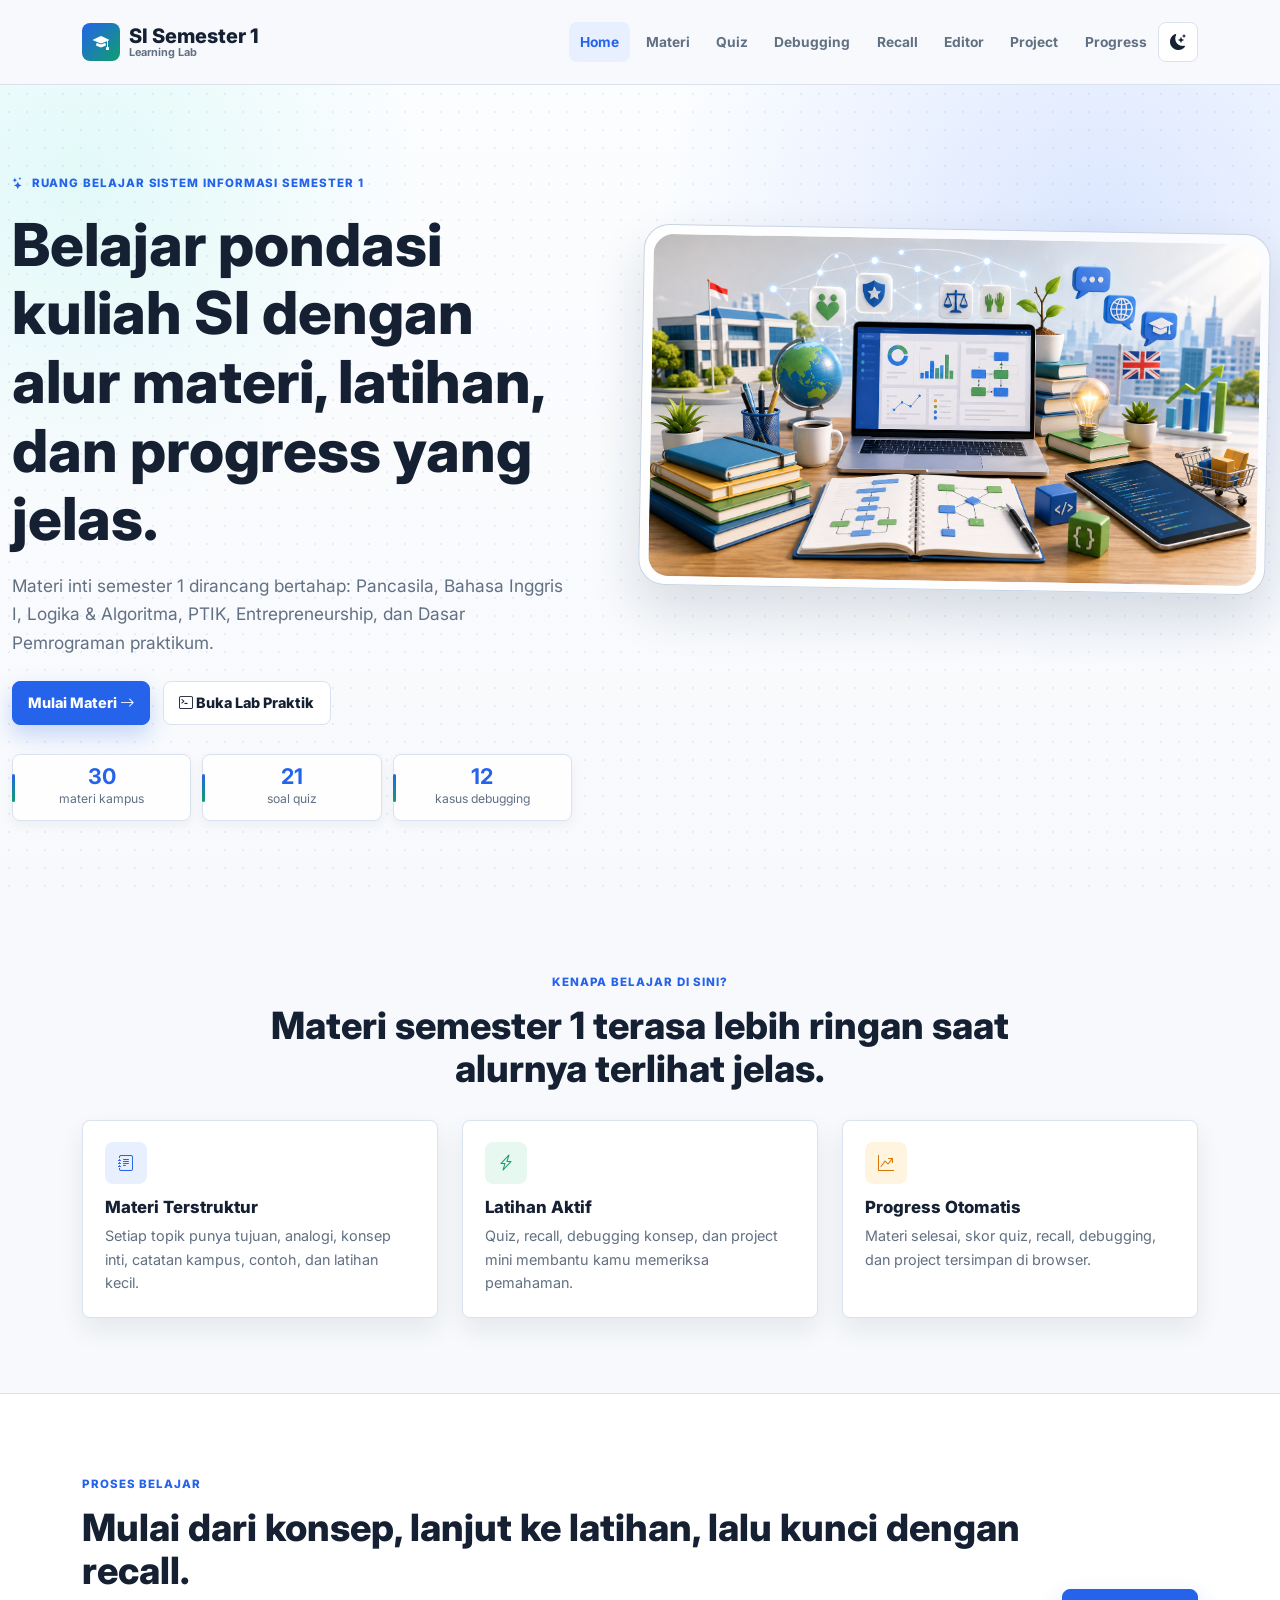
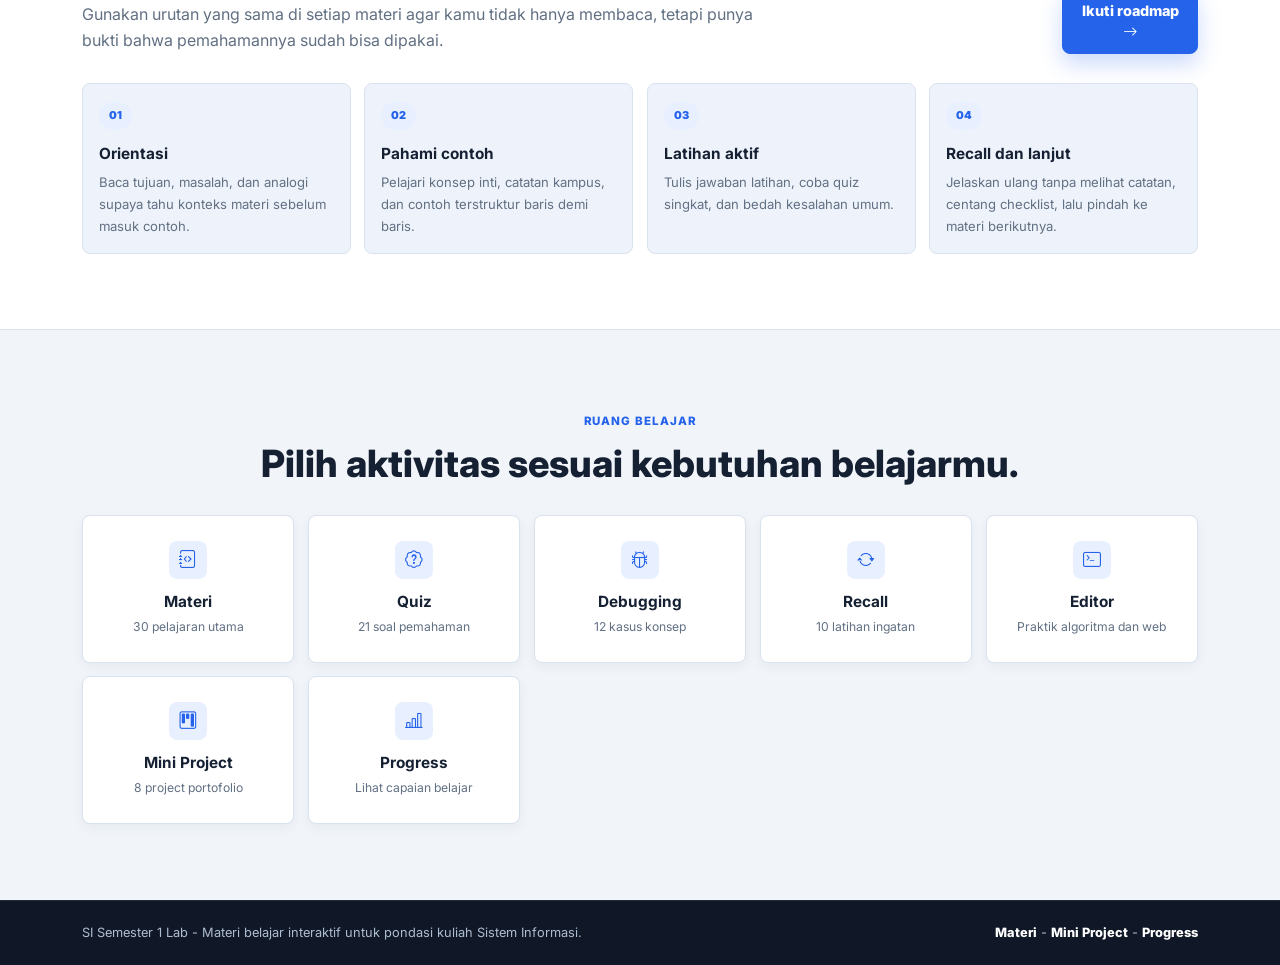
<file: index.html>
<!DOCTYPE html>
<html lang="id">
  <head>
    <meta charset="UTF-8" />
    <meta name="viewport" content="width=device-width, initial-scale=1.0" />
    <meta
      name="description"
      content="SI Semester 1 Lab adalah website belajar interaktif untuk mahasiswa Sistem Informasi semester 1."
    />
    <title>SI Semester 1 Lab</title>
    <link rel="preconnect" href="https://fonts.googleapis.com" />
    <link rel="preconnect" href="https://fonts.gstatic.com" crossorigin />
    <link
      href="https://fonts.googleapis.com/css2?family=Inter:wght@400;500;600;700;800&family=JetBrains+Mono:wght@400;500;600&display=swap"
      rel="stylesheet"
    />
    <link href="https://cdn.jsdelivr.net/npm/bootstrap@5.3.3/dist/css/bootstrap.min.css" rel="stylesheet" />
    <link href="https://cdn.jsdelivr.net/npm/bootstrap-icons@1.11.3/font/bootstrap-icons.min.css" rel="stylesheet" />
    <link rel="stylesheet" href="assets/css/style.css" />
  </head>
  <body data-page="home">
    <div id="appNav"></div>

    <main>
      <section class="home-hero" id="home">
        <div class="hero-overlay"></div>
        <div class="container hero-content">
          <div class="hero-copy-block">
            <span class="eyebrow inverse"><i class="bi bi-stars"></i> Ruang belajar Sistem Informasi semester 1</span>
            <h1>Belajar pondasi kuliah SI dengan alur materi, latihan, dan progress yang jelas.</h1>
            <p>
              Materi inti semester 1 dirancang bertahap: Pancasila, Bahasa Inggris I, Logika & Algoritma, PTIK,
              Entrepreneurship, dan Dasar Pemrograman praktikum.
            </p>
            <div class="hero-actions">
              <a class="btn btn-primary btn-lg" href="materi.html">Mulai Materi <i class="bi bi-arrow-right"></i></a>
              <a class="btn btn-light btn-lg" href="editor.html"><i class="bi bi-terminal"></i> Buka Lab Praktik</a>
            </div>
            <div class="hero-metrics" aria-label="Ringkasan isi belajar">
              <span><strong>30</strong> materi kampus</span>
              <span><strong>21</strong> soal quiz</span>
              <span><strong>12</strong> kasus debugging</span>
            </div>
          </div>
          <div class="hero-visual-card">
            <img
              src="assets/images/si-semester-hero.png"
              alt="Ilustrasi ruang belajar digital Sistem Informasi dengan laptop, catatan algoritma, dan dashboard data"
            />
          </div>
        </div>
      </section>

      <section class="section-block">
        <div class="container">
          <div class="section-heading centered-heading">
            <span class="eyebrow">Kenapa belajar di sini?</span>
            <h2>Materi semester 1 terasa lebih ringan saat alurnya terlihat jelas.</h2>
          </div>
          <div class="row g-3 g-lg-4">
            <div class="col-md-4">
              <article class="feature-card h-100">
                <span class="feature-icon blue"><i class="bi bi-journal-text"></i></span>
                <h3>Materi Terstruktur</h3>
                <p>Setiap topik punya tujuan, analogi, konsep inti, catatan kampus, contoh, dan latihan kecil.</p>
              </article>
            </div>
            <div class="col-md-4">
              <article class="feature-card h-100">
                <span class="feature-icon green"><i class="bi bi-lightning-charge"></i></span>
                <h3>Latihan Aktif</h3>
                <p>Quiz, recall, debugging konsep, dan project mini membantu kamu memeriksa pemahaman.</p>
              </article>
            </div>
            <div class="col-md-4">
              <article class="feature-card h-100">
                <span class="feature-icon amber"><i class="bi bi-graph-up-arrow"></i></span>
                <h3>Progress Otomatis</h3>
                <p>Materi selesai, skor quiz, recall, debugging, dan project tersimpan di browser.</p>
              </article>
            </div>
          </div>
        </div>
      </section>

      <section class="section-block learning-flow-section">
        <div class="container">
          <div class="section-heading heading-row">
            <div>
              <span class="eyebrow">Proses belajar</span>
              <h2>Mulai dari konsep, lanjut ke latihan, lalu kunci dengan recall.</h2>
              <p>
                Gunakan urutan yang sama di setiap materi agar kamu tidak hanya membaca, tetapi punya bukti bahwa
                pemahamannya sudah bisa dipakai.
              </p>
            </div>
            <a class="btn btn-primary" href="materi.html#materi">Ikuti roadmap <i class="bi bi-arrow-right"></i></a>
          </div>
          <div class="learning-flow-grid">
            <article class="learning-flow-item">
              <span>01</span>
              <strong>Orientasi</strong>
              <p>Baca tujuan, masalah, dan analogi supaya tahu konteks materi sebelum masuk contoh.</p>
            </article>
            <article class="learning-flow-item">
              <span>02</span>
              <strong>Pahami contoh</strong>
              <p>Pelajari konsep inti, catatan kampus, dan contoh terstruktur baris demi baris.</p>
            </article>
            <article class="learning-flow-item">
              <span>03</span>
              <strong>Latihan aktif</strong>
              <p>Tulis jawaban latihan, coba quiz singkat, dan bedah kesalahan umum.</p>
            </article>
            <article class="learning-flow-item">
              <span>04</span>
              <strong>Recall dan lanjut</strong>
              <p>Jelaskan ulang tanpa melihat catatan, centang checklist, lalu pindah ke materi berikutnya.</p>
            </article>
          </div>
        </div>
      </section>

      <section class="section-block alt-section">
        <div class="container">
          <div class="section-heading centered-heading">
            <span class="eyebrow">Ruang belajar</span>
            <h2>Pilih aktivitas sesuai kebutuhan belajarmu.</h2>
          </div>
          <div class="home-path-grid">
            <a class="path-card" href="materi.html"><i class="bi bi-journal-code"></i><strong>Materi</strong><span>30 pelajaran utama</span></a>
            <a class="path-card" href="quiz.html"><i class="bi bi-patch-question"></i><strong>Quiz</strong><span>21 soal pemahaman</span></a>
            <a class="path-card" href="debugging.html"><i class="bi bi-bug"></i><strong>Debugging</strong><span>12 kasus konsep</span></a>
            <a class="path-card" href="recall.html"><i class="bi bi-arrow-repeat"></i><strong>Recall</strong><span>10 latihan ingatan</span></a>
            <a class="path-card" href="editor.html"><i class="bi bi-terminal"></i><strong>Editor</strong><span>Praktik algoritma dan web</span></a>
            <a class="path-card" href="projects.html"><i class="bi bi-kanban"></i><strong>Mini Project</strong><span>8 project portofolio</span></a>
            <a class="path-card" href="progress.html"><i class="bi bi-bar-chart-line"></i><strong>Progress</strong><span>Lihat capaian belajar</span></a>
          </div>
        </div>
      </section>
    </main>

    <div id="appFooter"></div>
    <div id="appToast"></div>

    <script src="https://cdn.jsdelivr.net/npm/bootstrap@5.3.3/dist/js/bootstrap.bundle.min.js"></script>
    <script src="assets/js/data.js"></script>
    <script src="assets/js/progress.js"></script>
    <script src="assets/js/layout.js"></script>
    <script src="assets/js/app.js"></script>
  </body>
</html>
</file>
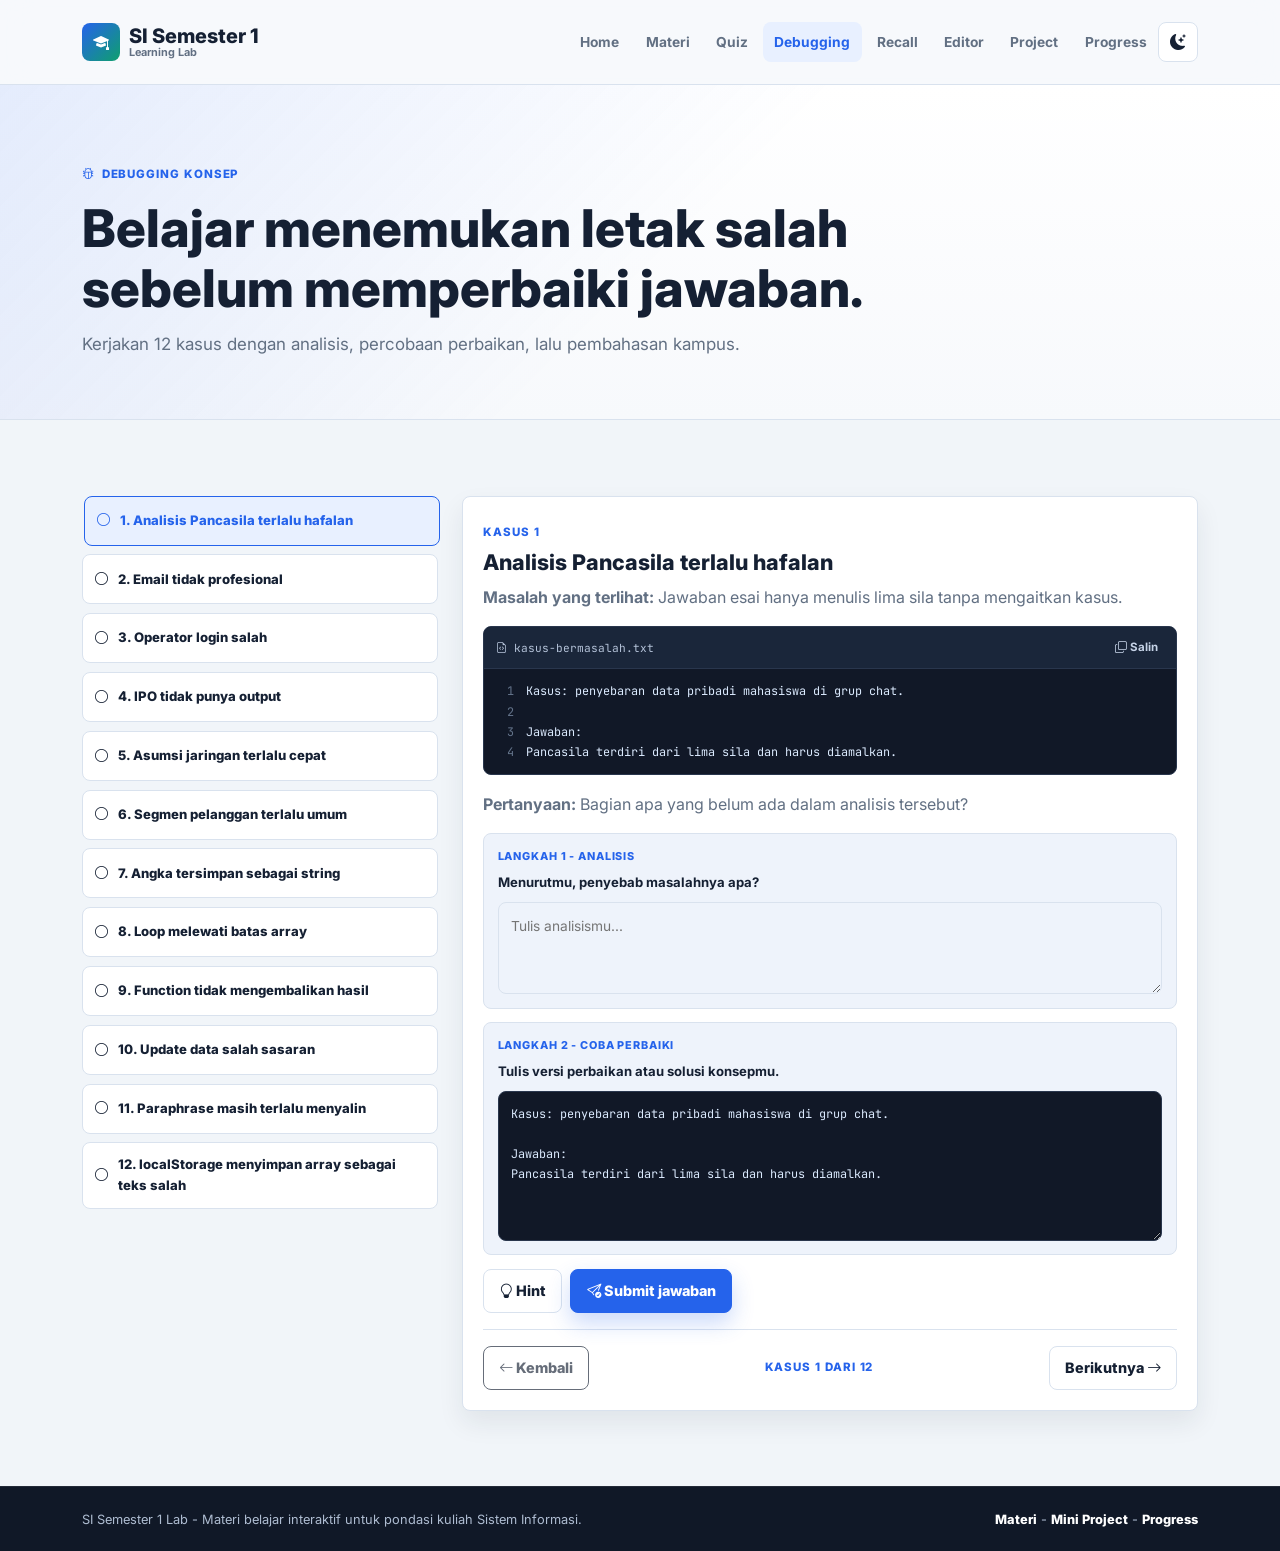
<file: debugging.html>
<!DOCTYPE html>
<html lang="id">
  <head>
    <meta charset="UTF-8" />
    <meta name="viewport" content="width=device-width, initial-scale=1.0" />
    <meta name="description" content="Latihan debugging konsep kuliah Sistem Informasi semester 1." />
    <title>Debugging | SI Semester 1 Lab</title>
    <link rel="preconnect" href="https://fonts.googleapis.com" />
    <link rel="preconnect" href="https://fonts.gstatic.com" crossorigin />
    <link
      href="https://fonts.googleapis.com/css2?family=Inter:wght@400;500;600;700;800&family=JetBrains+Mono:wght@400;500;600&display=swap"
      rel="stylesheet"
    />
    <link href="https://cdn.jsdelivr.net/npm/bootstrap@5.3.3/dist/css/bootstrap.min.css" rel="stylesheet" />
    <link href="https://cdn.jsdelivr.net/npm/bootstrap-icons@1.11.3/font/bootstrap-icons.min.css" rel="stylesheet" />
    <link rel="stylesheet" href="assets/css/style.css" />
  </head>
  <body data-page="debugging">
    <div id="appNav"></div>

    <main>
      <section class="page-hero">
        <div class="container">
          <span class="eyebrow"><i class="bi bi-bug"></i> Debugging konsep</span>
          <h1>Belajar menemukan letak salah sebelum memperbaiki jawaban.</h1>
          <p>Kerjakan 12 kasus dengan analisis, percobaan perbaikan, lalu pembahasan kampus.</p>
        </div>
      </section>

      <section class="section-block alt-section">
        <div class="container">
          <div class="row g-3 g-lg-4">
            <div class="col-lg-4">
              <div class="challenge-list" id="debugList"></div>
            </div>
            <div class="col-lg-8">
              <div class="challenge-detail" id="debugDetail"></div>
            </div>
          </div>
        </div>
      </section>
    </main>

    <div id="appFooter"></div>
    <div id="appToast"></div>

    <script src="https://cdn.jsdelivr.net/npm/bootstrap@5.3.3/dist/js/bootstrap.bundle.min.js"></script>
    <script src="assets/js/data.js"></script>
    <script src="assets/js/progress.js"></script>
    <script src="assets/js/layout.js"></script>
    <script src="assets/js/app.js"></script>
  </body>
</html>
</file>
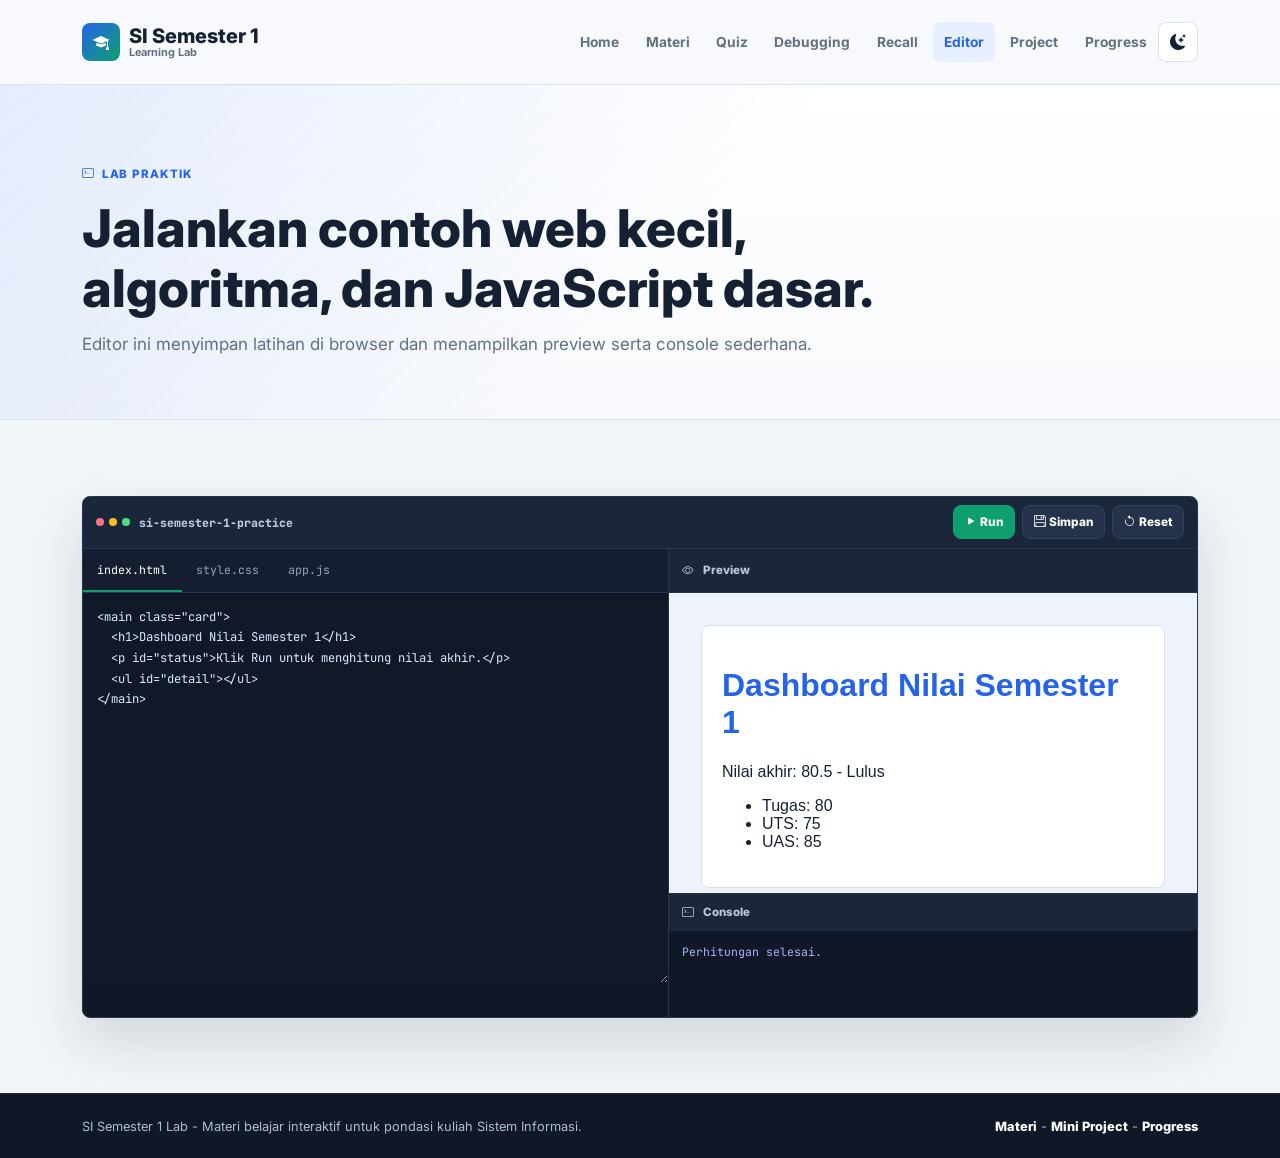
<file: editor.html>
<!DOCTYPE html>
<html lang="id">
  <head>
    <meta charset="UTF-8" />
    <meta name="viewport" content="width=device-width, initial-scale=1.0" />
    <meta name="description" content="Editor praktik algoritma dan dasar pemrograman semester 1." />
    <title>Editor | SI Semester 1 Lab</title>
    <link rel="preconnect" href="https://fonts.googleapis.com" />
    <link rel="preconnect" href="https://fonts.gstatic.com" crossorigin />
    <link
      href="https://fonts.googleapis.com/css2?family=Inter:wght@400;500;600;700;800&family=JetBrains+Mono:wght@400;500;600&display=swap"
      rel="stylesheet"
    />
    <link href="https://cdn.jsdelivr.net/npm/bootstrap@5.3.3/dist/css/bootstrap.min.css" rel="stylesheet" />
    <link href="https://cdn.jsdelivr.net/npm/bootstrap-icons@1.11.3/font/bootstrap-icons.min.css" rel="stylesheet" />
    <link rel="stylesheet" href="assets/css/style.css" />
  </head>
  <body data-page="editor">
    <div id="appNav"></div>

    <main>
      <section class="page-hero">
        <div class="container">
          <span class="eyebrow"><i class="bi bi-terminal"></i> Lab praktik</span>
          <h1>Jalankan contoh web kecil, algoritma, dan JavaScript dasar.</h1>
          <p>Editor ini menyimpan latihan di browser dan menampilkan preview serta console sederhana.</p>
        </div>
      </section>

      <section class="section-block alt-section">
        <div class="container">
          <div class="editor-shell">
            <div class="editor-toolbar">
              <div class="editor-dots" aria-hidden="true"><span></span><span></span><span></span></div>
              <span class="editor-title">si-semester-1-practice</span>
              <div class="editor-actions">
                <button class="btn btn-run" type="button" id="runEditor"><i class="bi bi-play-fill"></i> Run</button>
                <button class="btn btn-editor" type="button" id="saveEditor"><i class="bi bi-floppy"></i> Simpan</button>
                <button class="btn btn-editor" type="button" id="resetEditor"><i class="bi bi-arrow-counterclockwise"></i> Reset</button>
              </div>
            </div>
            <div class="editor-layout">
              <div class="editor-pane">
                <div class="editor-tabs" role="tablist" aria-label="File latihan">
                  <button class="editor-tab active" type="button" data-editor-tab="html">index.html</button>
                  <button class="editor-tab" type="button" data-editor-tab="css">style.css</button>
                  <button class="editor-tab" type="button" data-editor-tab="js">app.js</button>
                </div>
                <div class="html-editor-wrap" id="htmlEditorWrap" data-editor-input="html">
                  <textarea class="code-input" id="htmlInput" spellcheck="false"></textarea>
                </div>
                <div class="css-editor-wrap d-none" id="cssEditorWrap" data-editor-input="css">
                  <textarea class="code-input" id="cssInput" spellcheck="false"></textarea>
                </div>
                <div class="js-editor-wrap d-none" id="jsEditorWrap" data-editor-input="js">
                  <textarea class="code-input" id="jsInput" spellcheck="false"></textarea>
                </div>
              </div>
              <div class="preview-pane">
                <div class="preview-label"><i class="bi bi-eye"></i> Preview</div>
                <iframe id="previewFrame" title="Preview latihan" sandbox="allow-scripts"></iframe>
                <div class="console-pane">
                  <div class="console-label"><i class="bi bi-terminal"></i> Console</div>
                  <pre id="editorConsole"></pre>
                </div>
              </div>
            </div>
          </div>
        </div>
      </section>
    </main>

    <div id="appFooter"></div>
    <div id="appToast"></div>

    <script src="https://cdn.jsdelivr.net/npm/bootstrap@5.3.3/dist/js/bootstrap.bundle.min.js"></script>
    <script src="assets/js/data.js"></script>
    <script src="assets/js/progress.js"></script>
    <script src="assets/js/layout.js"></script>
    <script src="assets/js/editor.js"></script>
    <script src="assets/js/app.js"></script>
  </body>
</html>
</file>
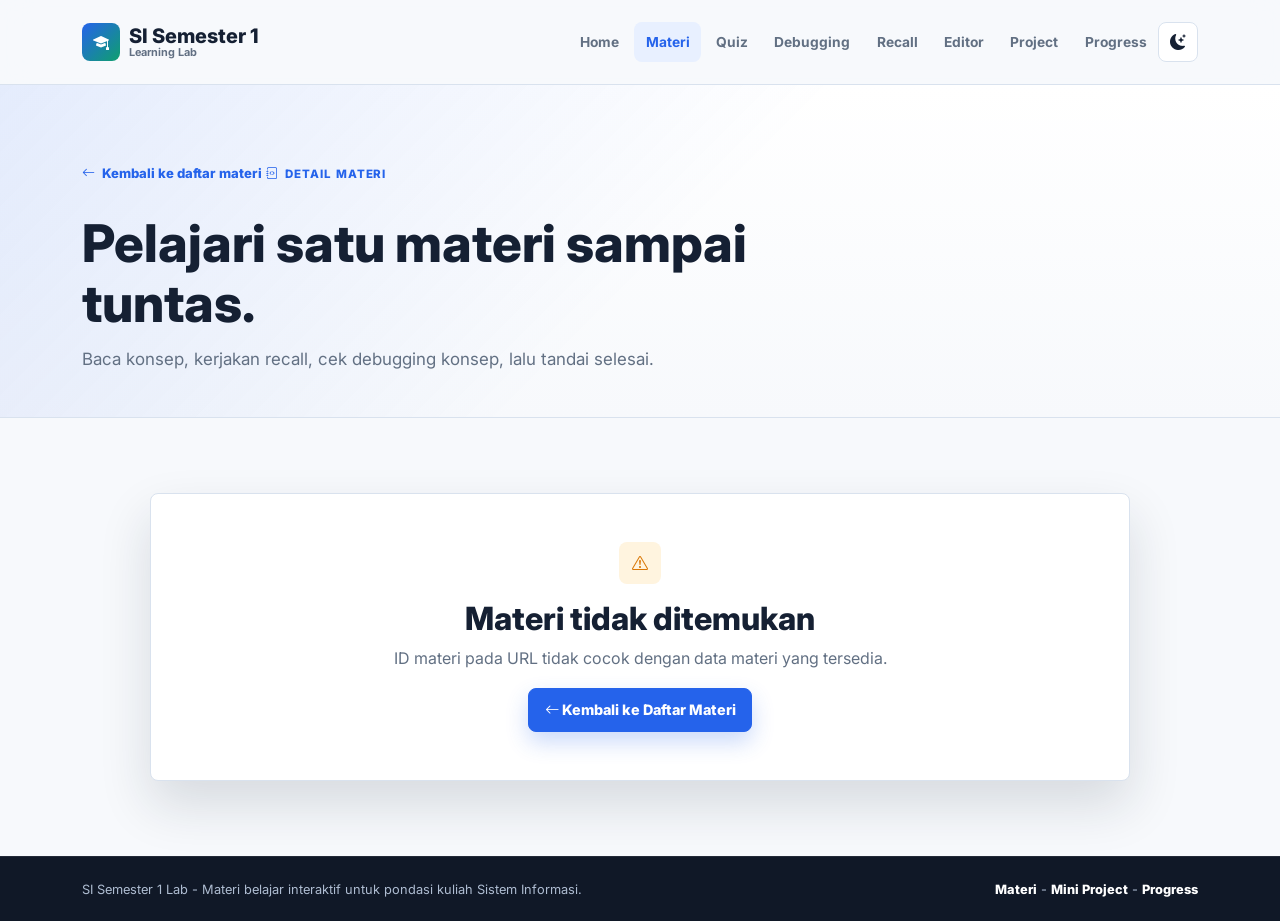
<file: materi-detail.html>
<!DOCTYPE html>
<html lang="id">
  <head>
    <meta charset="UTF-8" />
    <meta name="viewport" content="width=device-width, initial-scale=1.0" />
    <meta name="description" content="Detail materi kuliah Sistem Informasi semester 1." />
    <title>Detail Materi | SI Semester 1 Lab</title>
    <link rel="preconnect" href="https://fonts.googleapis.com" />
    <link rel="preconnect" href="https://fonts.gstatic.com" crossorigin />
    <link
      href="https://fonts.googleapis.com/css2?family=Inter:wght@400;500;600;700;800&family=JetBrains+Mono:wght@400;500;600&display=swap"
      rel="stylesheet"
    />
    <link href="https://cdn.jsdelivr.net/npm/bootstrap@5.3.3/dist/css/bootstrap.min.css" rel="stylesheet" />
    <link href="https://cdn.jsdelivr.net/npm/bootstrap-icons@1.11.3/font/bootstrap-icons.min.css" rel="stylesheet" />
    <link rel="stylesheet" href="assets/css/style.css" />
  </head>
  <body data-page="materi" data-lesson-page="true">
    <div id="appNav"></div>

    <main>
      <section class="page-hero lesson-page-hero">
        <div class="container">
          <a class="back-link" href="materi.html#materi"><i class="bi bi-arrow-left"></i> Kembali ke daftar materi</a>
          <span class="eyebrow"><i class="bi bi-journal-code"></i> Detail materi</span>
          <h1>Pelajari satu materi sampai tuntas.</h1>
          <p>Baca konsep, kerjakan recall, cek debugging konsep, lalu tandai selesai.</p>
        </div>
      </section>

      <section class="section-block lesson-detail-section" id="lessonDetailSection">
        <div class="container">
          <div id="lessonDetail"></div>
        </div>
      </section>
    </main>

    <div id="appFooter"></div>
    <div id="appToast"></div>

    <script src="https://cdn.jsdelivr.net/npm/bootstrap@5.3.3/dist/js/bootstrap.bundle.min.js"></script>
    <script src="assets/js/data.js"></script>
    <script src="assets/js/progress.js"></script>
    <script src="assets/js/layout.js"></script>
    <script src="assets/js/app.js"></script>
  </body>
</html>
</file>
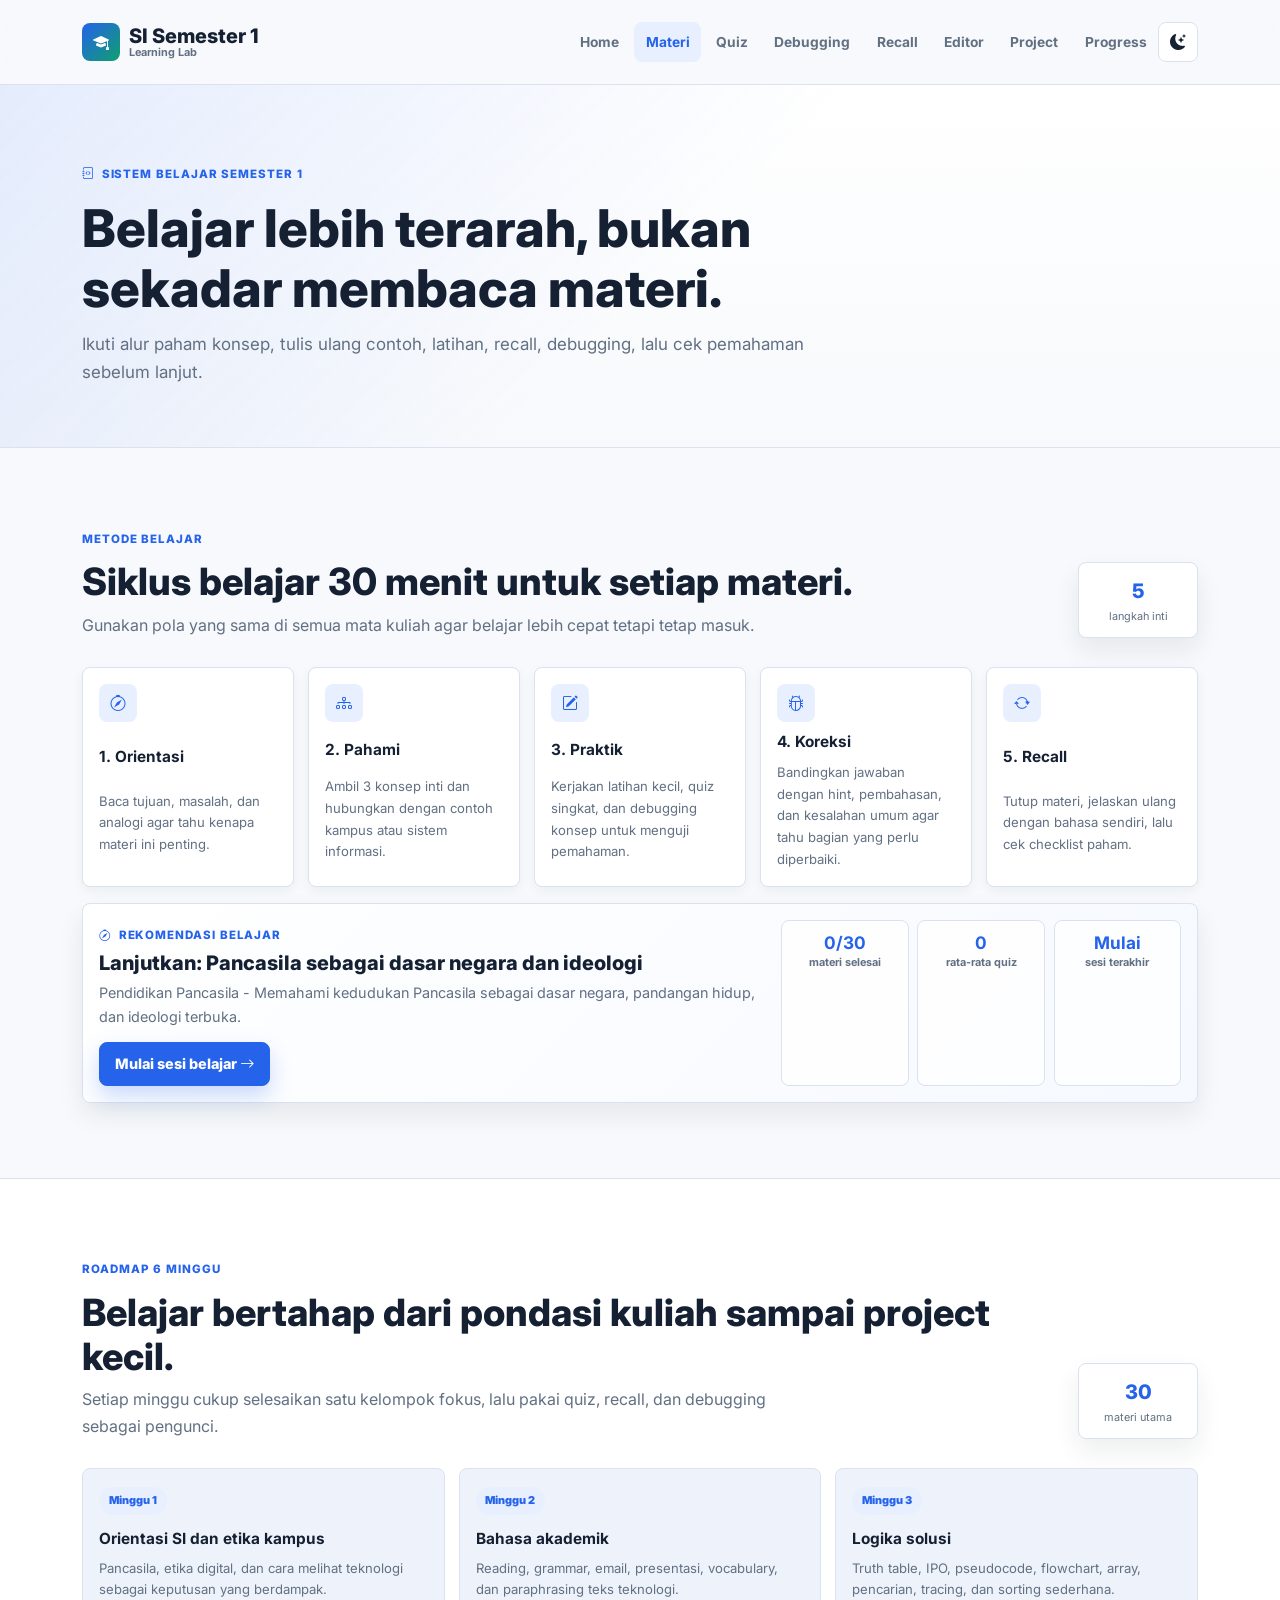
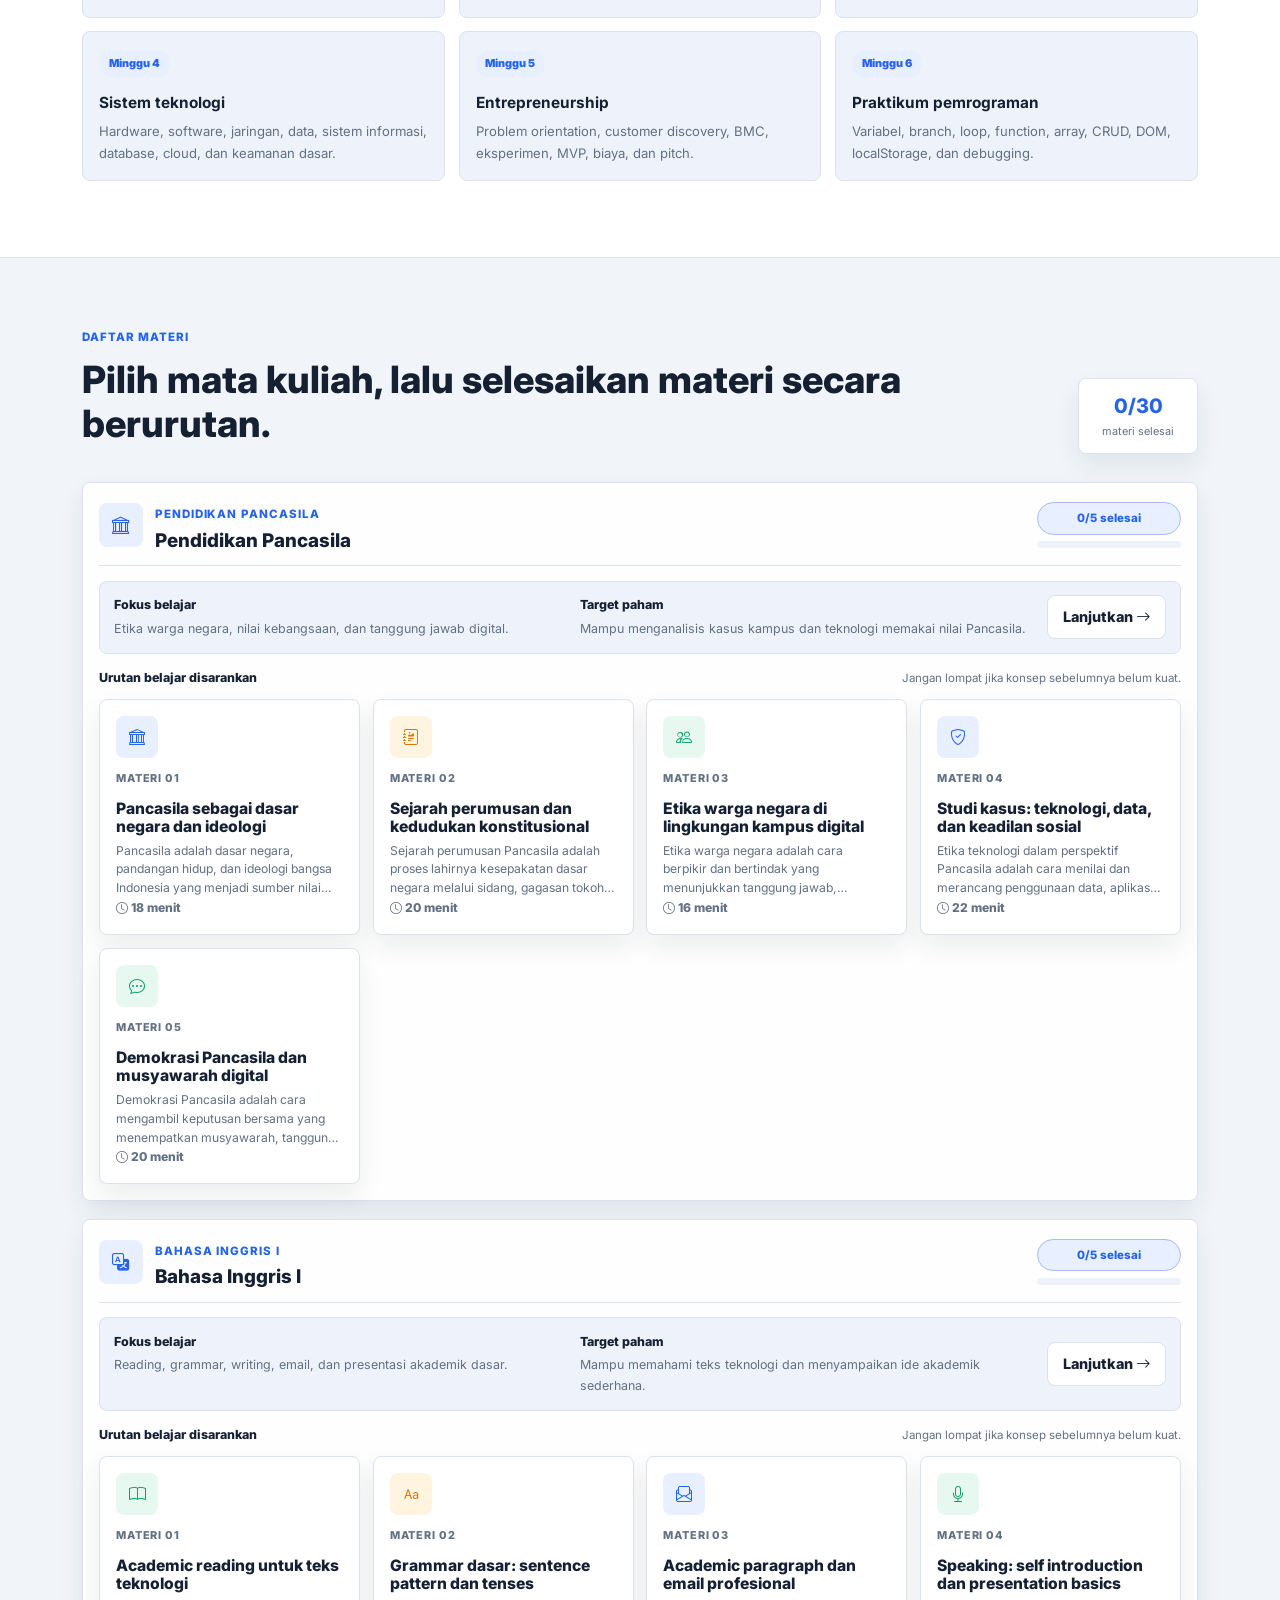
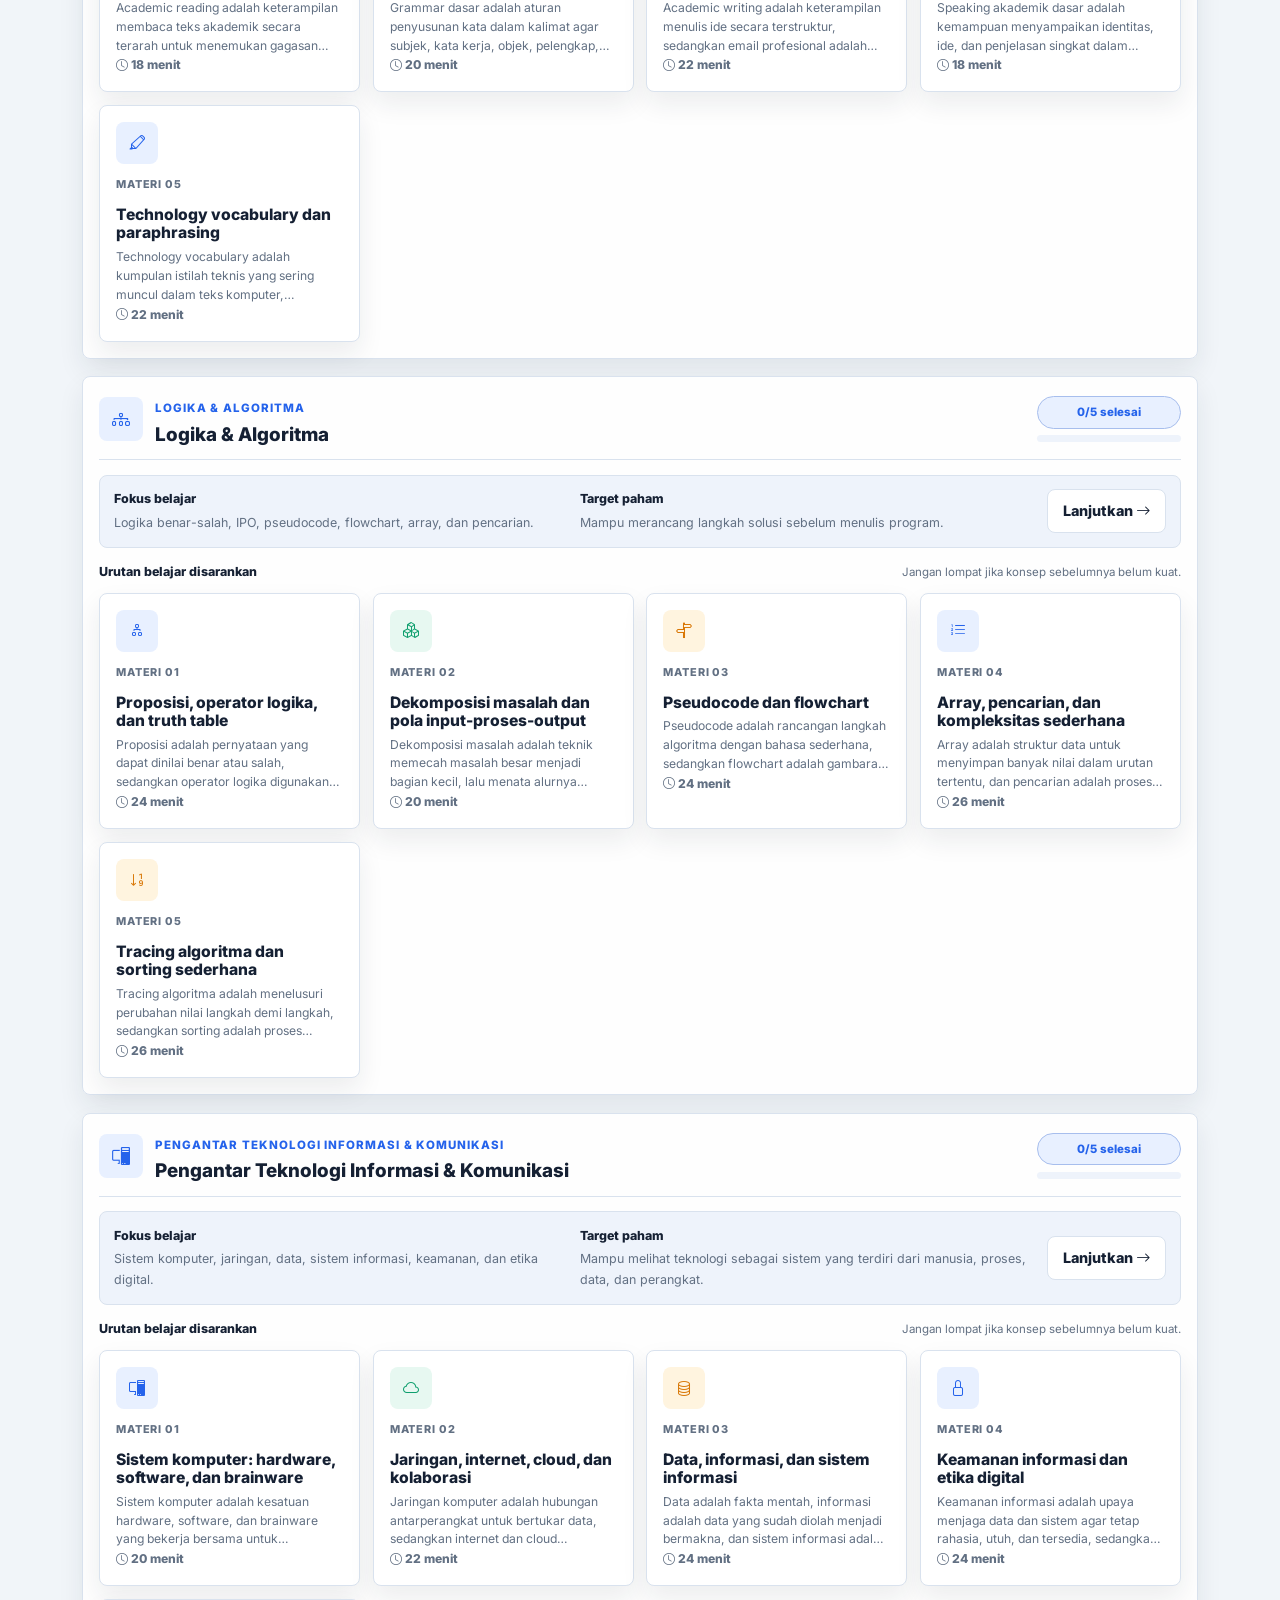
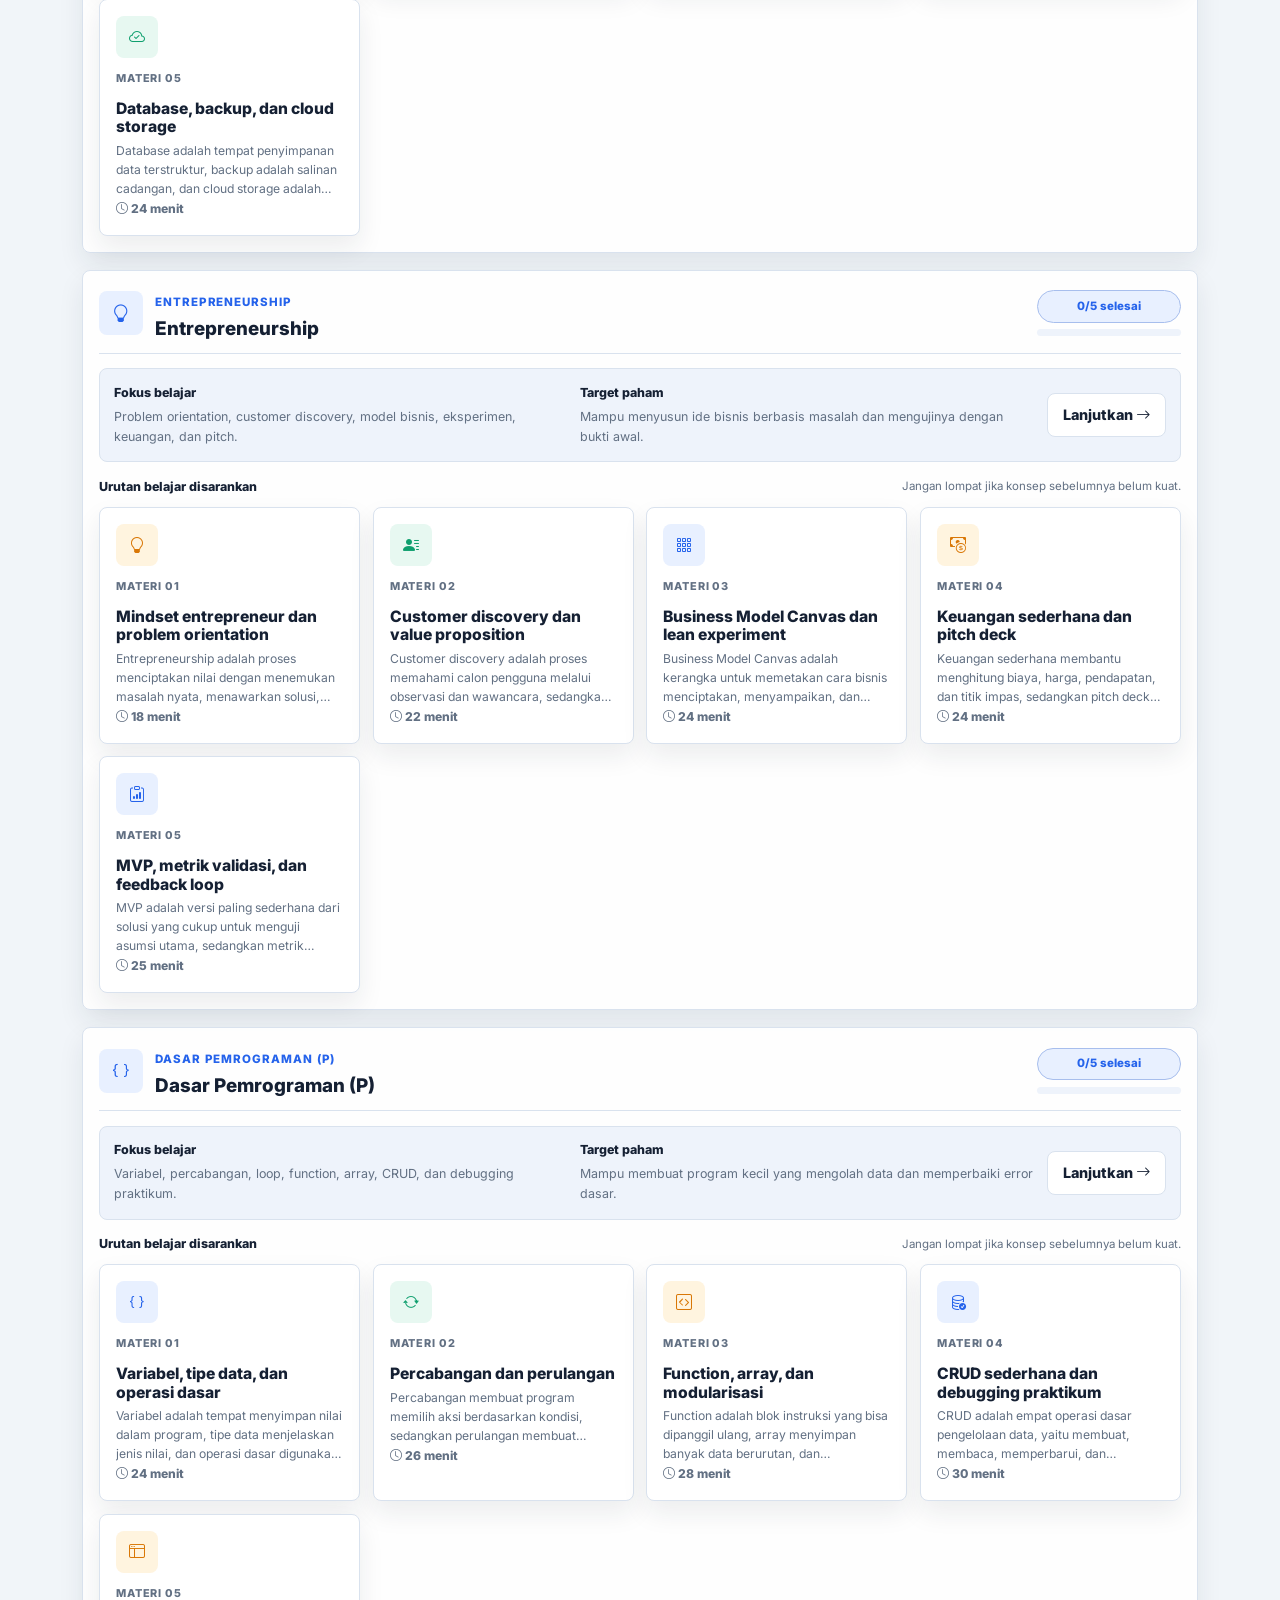
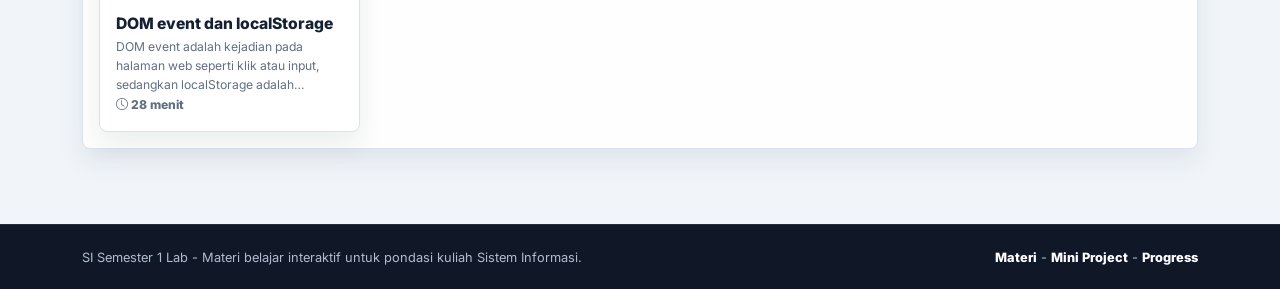
<file: materi.html>
<!DOCTYPE html>
<html lang="id">
  <head>
    <meta charset="UTF-8" />
    <meta name="viewport" content="width=device-width, initial-scale=1.0" />
    <meta name="description" content="Roadmap materi kuliah Sistem Informasi semester 1." />
    <title>Materi | SI Semester 1 Lab</title>
    <link rel="preconnect" href="https://fonts.googleapis.com" />
    <link rel="preconnect" href="https://fonts.gstatic.com" crossorigin />
    <link
      href="https://fonts.googleapis.com/css2?family=Inter:wght@400;500;600;700;800&family=JetBrains+Mono:wght@400;500;600&display=swap"
      rel="stylesheet"
    />
    <link href="https://cdn.jsdelivr.net/npm/bootstrap@5.3.3/dist/css/bootstrap.min.css" rel="stylesheet" />
    <link href="https://cdn.jsdelivr.net/npm/bootstrap-icons@1.11.3/font/bootstrap-icons.min.css" rel="stylesheet" />
    <link rel="stylesheet" href="assets/css/style.css" />
  </head>
  <body data-page="materi">
    <div id="appNav"></div>

    <main>
      <section class="page-hero">
        <div class="container">
          <span class="eyebrow"><i class="bi bi-journal-code"></i> Sistem belajar semester 1</span>
          <h1>Belajar lebih terarah, bukan sekadar membaca materi.</h1>
          <p>Ikuti alur paham konsep, tulis ulang contoh, latihan, recall, debugging, lalu cek pemahaman sebelum lanjut.</p>
        </div>
      </section>

      <section class="section-block study-system-section">
        <div class="container">
          <div class="section-heading heading-row">
            <div>
              <span class="eyebrow">Metode belajar</span>
              <h2>Siklus belajar 30 menit untuk setiap materi.</h2>
              <p>Gunakan pola yang sama di semua mata kuliah agar belajar lebih cepat tetapi tetap masuk.</p>
            </div>
            <div class="roadmap-summary">
              <span>5</span>
              <small>langkah inti</small>
            </div>
          </div>
          <div class="study-cycle-grid">
            <article class="study-cycle-card">
              <i class="bi bi-compass"></i>
              <strong>1. Orientasi</strong>
              <span>Baca tujuan, masalah, dan analogi agar tahu kenapa materi ini penting.</span>
            </article>
            <article class="study-cycle-card">
              <i class="bi bi-diagram-3"></i>
              <strong>2. Pahami</strong>
              <span>Ambil 3 konsep inti dan hubungkan dengan contoh kampus atau sistem informasi.</span>
            </article>
            <article class="study-cycle-card">
              <i class="bi bi-pencil-square"></i>
              <strong>3. Praktik</strong>
              <span>Kerjakan latihan kecil, quiz singkat, dan debugging konsep untuk menguji pemahaman.</span>
            </article>
            <article class="study-cycle-card">
              <i class="bi bi-bug"></i>
              <strong>4. Koreksi</strong>
              <span>Bandingkan jawaban dengan hint, pembahasan, dan kesalahan umum agar tahu bagian yang perlu diperbaiki.</span>
            </article>
            <article class="study-cycle-card">
              <i class="bi bi-arrow-repeat"></i>
              <strong>5. Recall</strong>
              <span>Tutup materi, jelaskan ulang dengan bahasa sendiri, lalu cek checklist paham.</span>
            </article>
          </div>
          <div class="study-recommendation" id="studyRecommendation"></div>
        </div>
      </section>

      <section class="section-block weekly-roadmap-section">
        <div class="container">
          <div class="section-heading heading-row">
            <div>
              <span class="eyebrow">Roadmap 6 minggu</span>
              <h2>Belajar bertahap dari pondasi kuliah sampai project kecil.</h2>
              <p>Setiap minggu cukup selesaikan satu kelompok fokus, lalu pakai quiz, recall, dan debugging sebagai pengunci.</p>
            </div>
            <div class="roadmap-summary">
              <span>30</span>
              <small>materi utama</small>
            </div>
          </div>
          <div class="weekly-roadmap-grid">
            <article class="weekly-roadmap-item">
              <span>Minggu 1</span>
              <strong>Orientasi SI dan etika kampus</strong>
              <p>Pancasila, etika digital, dan cara melihat teknologi sebagai keputusan yang berdampak.</p>
            </article>
            <article class="weekly-roadmap-item">
              <span>Minggu 2</span>
              <strong>Bahasa akademik</strong>
              <p>Reading, grammar, email, presentasi, vocabulary, dan paraphrasing teks teknologi.</p>
            </article>
            <article class="weekly-roadmap-item">
              <span>Minggu 3</span>
              <strong>Logika solusi</strong>
              <p>Truth table, IPO, pseudocode, flowchart, array, pencarian, tracing, dan sorting sederhana.</p>
            </article>
            <article class="weekly-roadmap-item">
              <span>Minggu 4</span>
              <strong>Sistem teknologi</strong>
              <p>Hardware, software, jaringan, data, sistem informasi, database, cloud, dan keamanan dasar.</p>
            </article>
            <article class="weekly-roadmap-item">
              <span>Minggu 5</span>
              <strong>Entrepreneurship</strong>
              <p>Problem orientation, customer discovery, BMC, eksperimen, MVP, biaya, dan pitch.</p>
            </article>
            <article class="weekly-roadmap-item">
              <span>Minggu 6</span>
              <strong>Praktikum pemrograman</strong>
              <p>Variabel, branch, loop, function, array, CRUD, DOM, localStorage, dan debugging.</p>
            </article>
          </div>
        </div>
      </section>

      <section class="section-block compact-section alt-section" id="materi">
        <div class="container">
          <div class="section-heading heading-row">
            <div>
              <span class="eyebrow">Daftar materi</span>
              <h2>Pilih mata kuliah, lalu selesaikan materi secara berurutan.</h2>
            </div>
            <div class="roadmap-summary">
              <span id="roadmapCompleted">0/30</span>
              <small>materi selesai</small>
            </div>
          </div>
          <div class="course-roadmap" id="lessonGrid"></div>
        </div>
      </section>
    </main>

    <div id="appFooter"></div>
    <div id="appToast"></div>

    <script src="https://cdn.jsdelivr.net/npm/bootstrap@5.3.3/dist/js/bootstrap.bundle.min.js"></script>
    <script src="assets/js/data.js"></script>
    <script src="assets/js/progress.js"></script>
    <script src="assets/js/layout.js"></script>
    <script src="assets/js/app.js"></script>
  </body>
</html>
</file>
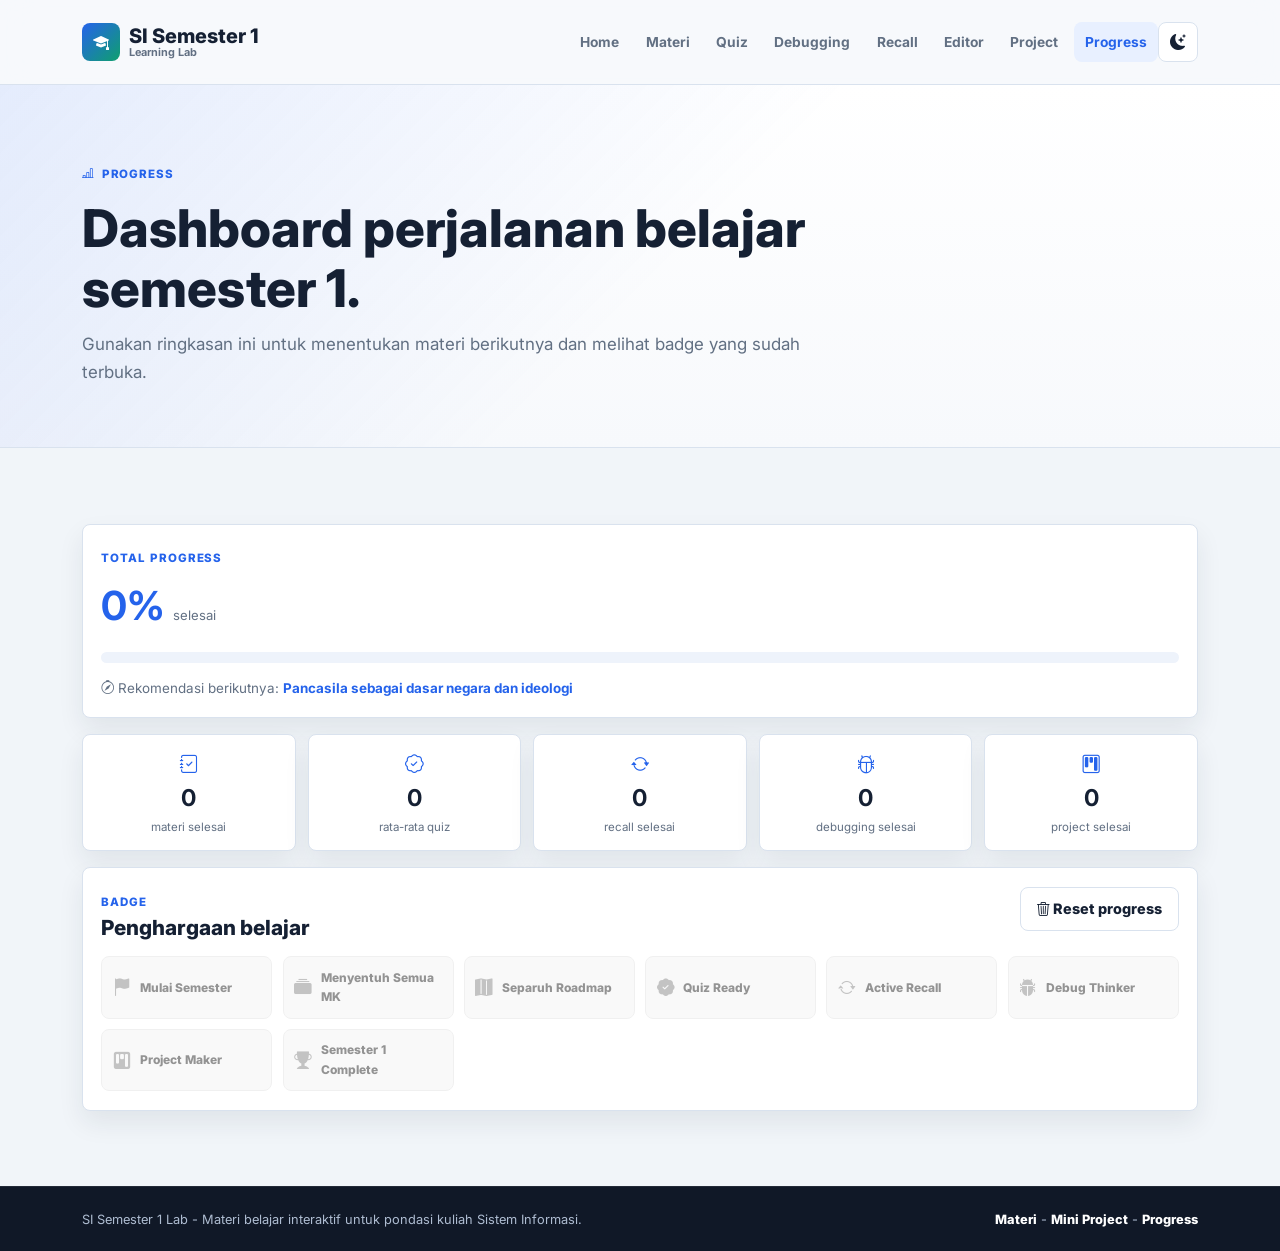
<file: progress.html>
<!DOCTYPE html>
<html lang="id">
  <head>
    <meta charset="UTF-8" />
    <meta name="viewport" content="width=device-width, initial-scale=1.0" />
    <meta name="description" content="Dashboard progress belajar Sistem Informasi semester 1." />
    <title>Progress | SI Semester 1 Lab</title>
    <link rel="preconnect" href="https://fonts.googleapis.com" />
    <link rel="preconnect" href="https://fonts.gstatic.com" crossorigin />
    <link
      href="https://fonts.googleapis.com/css2?family=Inter:wght@400;500;600;700;800&family=JetBrains+Mono:wght@400;500;600&display=swap"
      rel="stylesheet"
    />
    <link href="https://cdn.jsdelivr.net/npm/bootstrap@5.3.3/dist/css/bootstrap.min.css" rel="stylesheet" />
    <link href="https://cdn.jsdelivr.net/npm/bootstrap-icons@1.11.3/font/bootstrap-icons.min.css" rel="stylesheet" />
    <link rel="stylesheet" href="assets/css/style.css" />
  </head>
  <body data-page="progress">
    <div id="appNav"></div>

    <main>
      <section class="page-hero">
        <div class="container">
          <span class="eyebrow"><i class="bi bi-bar-chart-line"></i> Progress</span>
          <h1>Dashboard perjalanan belajar semester 1.</h1>
          <p>Gunakan ringkasan ini untuk menentukan materi berikutnya dan melihat badge yang sudah terbuka.</p>
        </div>
      </section>

      <section class="section-block progress-section">
        <div class="container">
          <div class="progress-dashboard">
            <div class="progress-overview">
              <span class="mini-label">Total progress</span>
              <div class="progress-value"><strong id="progressPercent">0%</strong><span>selesai</span></div>
              <div class="progress app-progress" role="progressbar" aria-label="Progress total" aria-valuemin="0" aria-valuemax="100">
                <div class="progress-bar" id="mainProgressBar" style="width: 0%"></div>
              </div>
              <p class="recommendation" id="nextRecommendation"></p>
            </div>
            <div class="stats-grid">
              <div class="stat-card"><i class="bi bi-journal-check"></i><strong id="statLessons">0</strong><span>materi selesai</span></div>
              <div class="stat-card"><i class="bi bi-patch-check"></i><strong id="statQuiz">0</strong><span>rata-rata quiz</span></div>
              <div class="stat-card"><i class="bi bi-arrow-repeat"></i><strong id="statRecall">0</strong><span>recall selesai</span></div>
              <div class="stat-card"><i class="bi bi-bug"></i><strong id="statDebug">0</strong><span>debugging selesai</span></div>
              <div class="stat-card"><i class="bi bi-kanban"></i><strong id="statProjects">0</strong><span>project selesai</span></div>
            </div>
            <div class="badge-panel">
              <div class="d-flex justify-content-between align-items-start gap-3 mb-3">
                <div>
                  <span class="mini-label">Badge</span>
                  <h2>Penghargaan belajar</h2>
                </div>
                <button class="btn btn-soft" type="button" id="resetProgress"><i class="bi bi-trash3"></i> Reset progress</button>
              </div>
              <div class="badge-grid" id="badgeGrid"></div>
            </div>
          </div>
        </div>
      </section>
    </main>

    <div id="appFooter"></div>
    <div id="appToast"></div>

    <script src="https://cdn.jsdelivr.net/npm/bootstrap@5.3.3/dist/js/bootstrap.bundle.min.js"></script>
    <script src="assets/js/data.js"></script>
    <script src="assets/js/progress.js"></script>
    <script src="assets/js/layout.js"></script>
    <script src="assets/js/app.js"></script>
  </body>
</html>
</file>
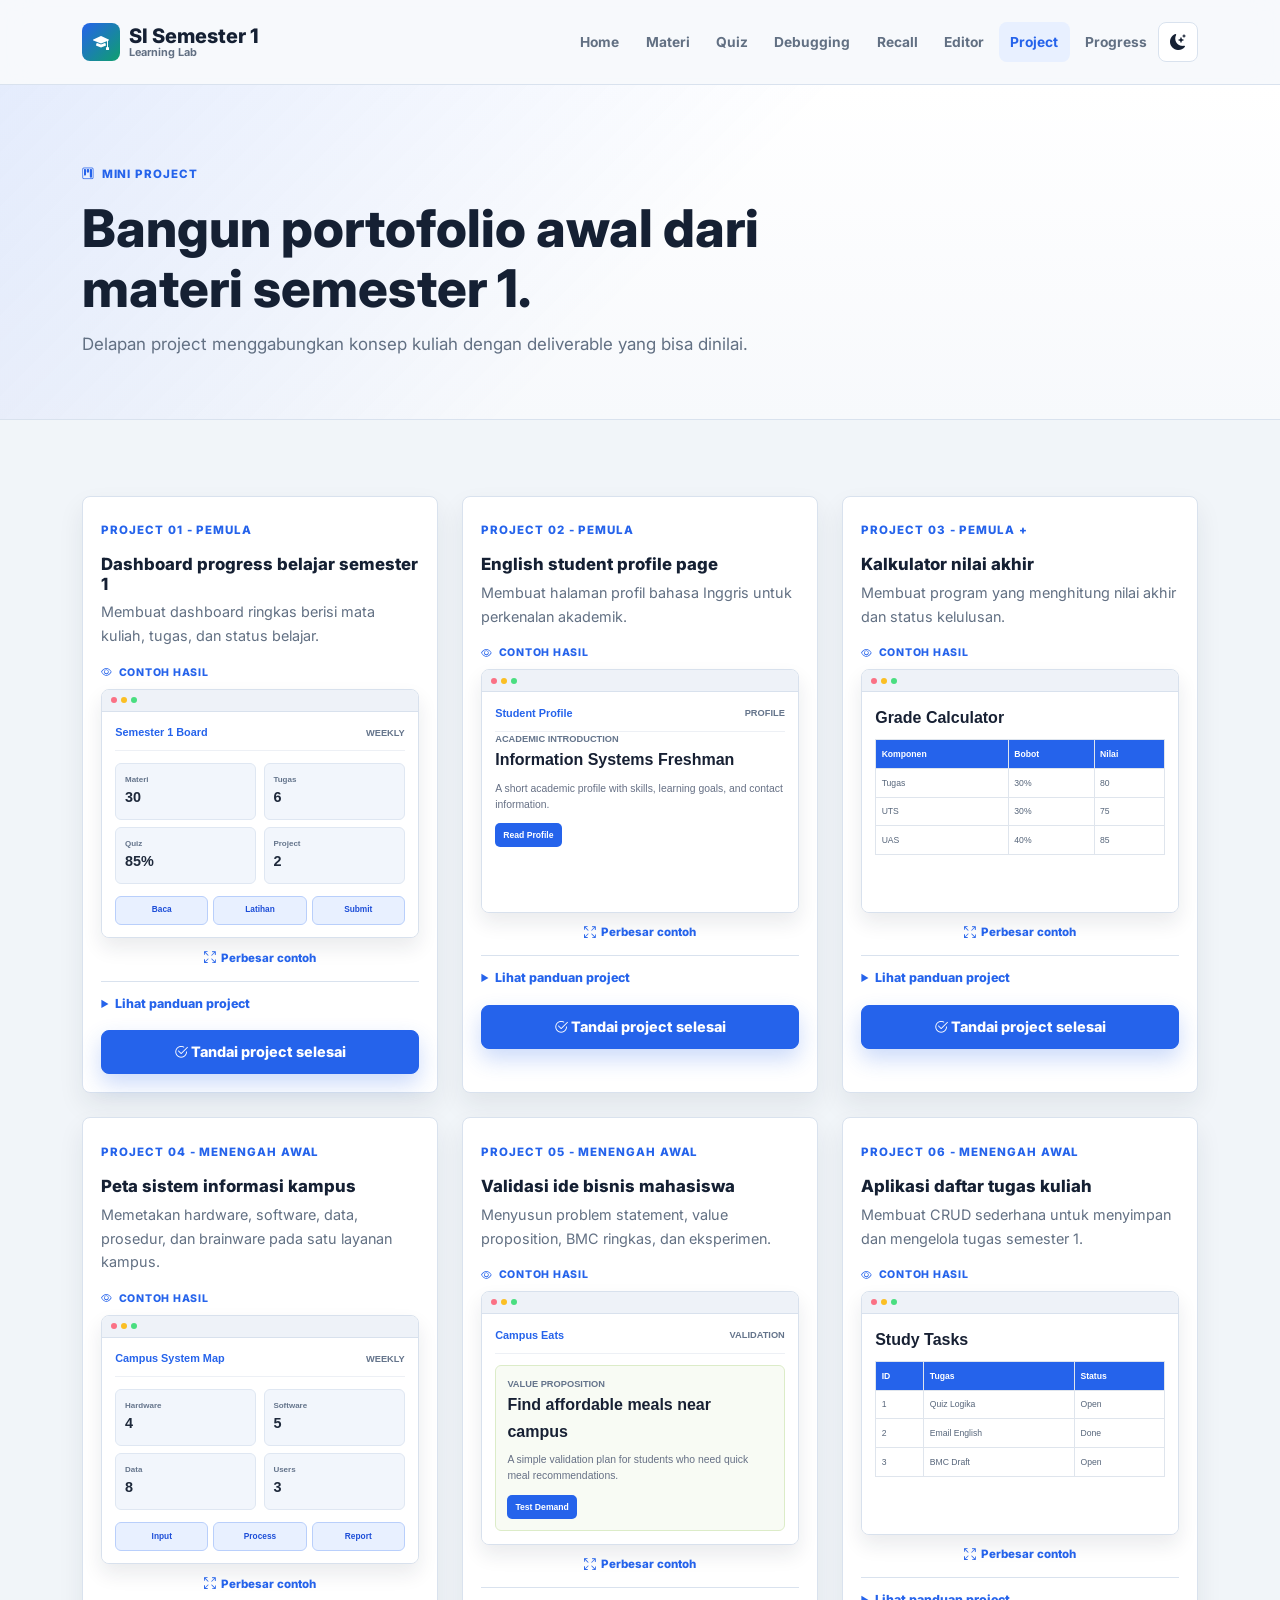
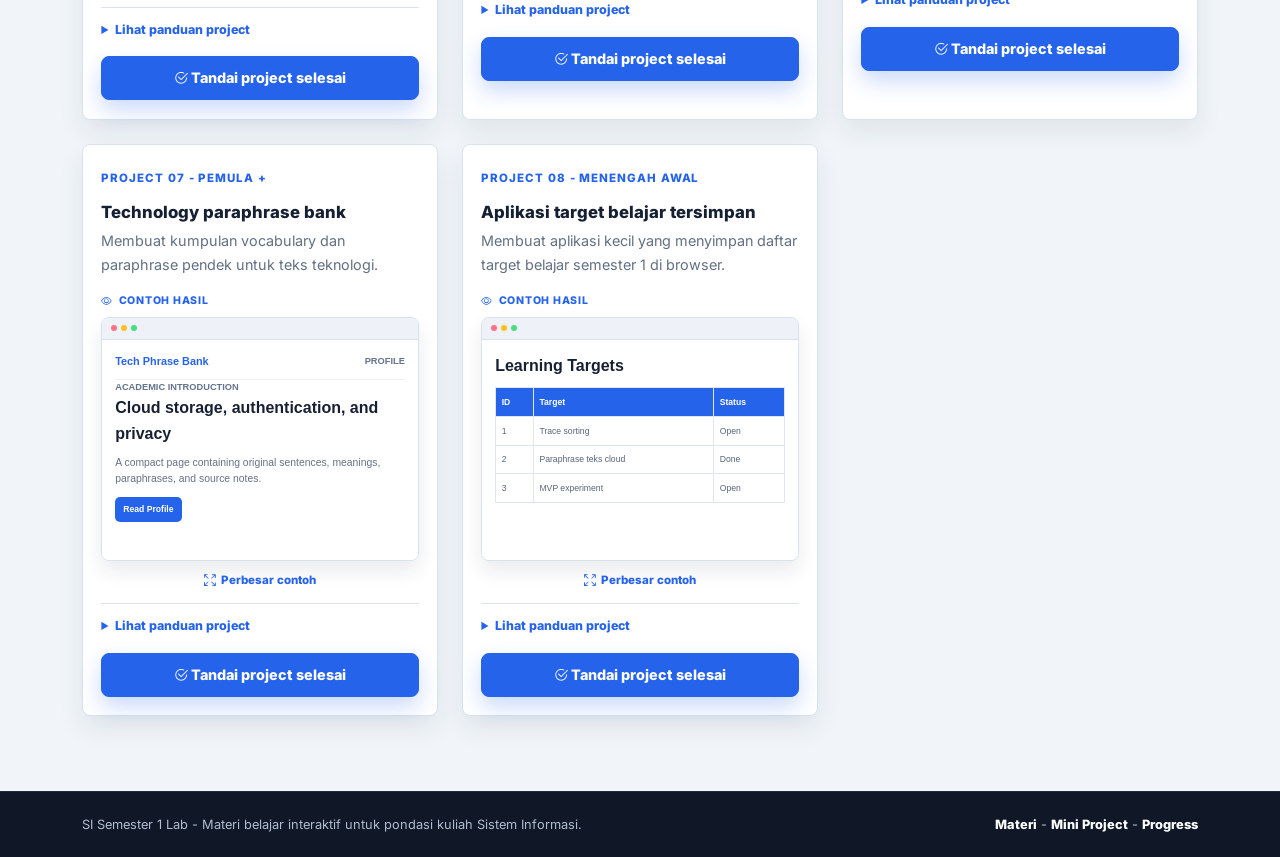
<file: projects.html>
<!DOCTYPE html>
<html lang="id">
  <head>
    <meta charset="UTF-8" />
    <meta name="viewport" content="width=device-width, initial-scale=1.0" />
    <meta name="description" content="Mini project untuk mahasiswa Sistem Informasi semester 1." />
    <title>Mini Project | SI Semester 1 Lab</title>
    <link rel="preconnect" href="https://fonts.googleapis.com" />
    <link rel="preconnect" href="https://fonts.gstatic.com" crossorigin />
    <link
      href="https://fonts.googleapis.com/css2?family=Inter:wght@400;500;600;700;800&family=JetBrains+Mono:wght@400;500;600&display=swap"
      rel="stylesheet"
    />
    <link href="https://cdn.jsdelivr.net/npm/bootstrap@5.3.3/dist/css/bootstrap.min.css" rel="stylesheet" />
    <link href="https://cdn.jsdelivr.net/npm/bootstrap-icons@1.11.3/font/bootstrap-icons.min.css" rel="stylesheet" />
    <link rel="stylesheet" href="assets/css/style.css" />
  </head>
  <body data-page="projects">
    <div id="appNav"></div>

    <main>
      <section class="page-hero">
        <div class="container">
          <span class="eyebrow"><i class="bi bi-kanban"></i> Mini project</span>
          <h1>Bangun portofolio awal dari materi semester 1.</h1>
          <p>Delapan project menggabungkan konsep kuliah dengan deliverable yang bisa dinilai.</p>
        </div>
      </section>

      <section class="section-block alt-section">
        <div class="container">
          <div class="row g-3 g-lg-4" id="projectGrid"></div>
        </div>
      </section>
    </main>

    <div class="modal fade project-preview-modal" id="projectPreviewModal" tabindex="-1" aria-hidden="true">
      <div class="modal-dialog modal-lg modal-dialog-centered">
        <div class="modal-content">
          <div class="modal-header">
            <div>
              <span class="eyebrow">Preview project</span>
              <h2 class="modal-title" id="projectPreviewTitle"></h2>
              <p class="mb-0" id="projectPreviewDescription"></p>
            </div>
            <button type="button" class="btn-close" data-bs-dismiss="modal" aria-label="Tutup"></button>
          </div>
          <div class="modal-body">
            <div class="project-example-modal-stage" id="projectPreviewBody"></div>
          </div>
        </div>
      </div>
    </div>

    <div id="appFooter"></div>
    <div id="appToast"></div>

    <script src="https://cdn.jsdelivr.net/npm/bootstrap@5.3.3/dist/js/bootstrap.bundle.min.js"></script>
    <script src="assets/js/data.js"></script>
    <script src="assets/js/progress.js"></script>
    <script src="assets/js/layout.js"></script>
    <script src="assets/js/app.js"></script>
  </body>
</html>
</file>
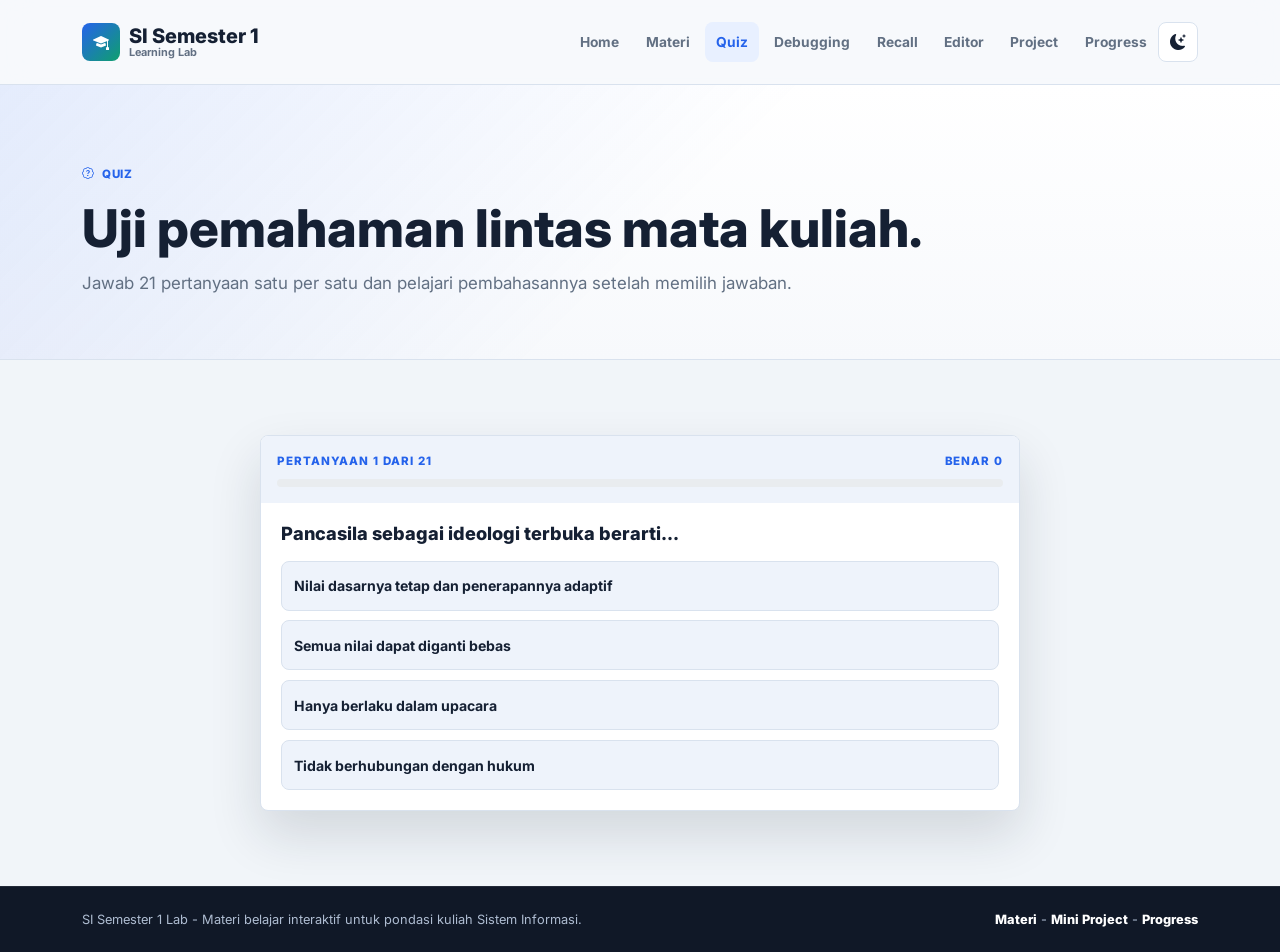
<file: quiz.html>
<!DOCTYPE html>
<html lang="id">
  <head>
    <meta charset="UTF-8" />
    <meta name="viewport" content="width=device-width, initial-scale=1.0" />
    <meta name="description" content="Quiz interaktif materi Sistem Informasi semester 1." />
    <title>Quiz | SI Semester 1 Lab</title>
    <link rel="preconnect" href="https://fonts.googleapis.com" />
    <link rel="preconnect" href="https://fonts.gstatic.com" crossorigin />
    <link
      href="https://fonts.googleapis.com/css2?family=Inter:wght@400;500;600;700;800&family=JetBrains+Mono:wght@400;500;600&display=swap"
      rel="stylesheet"
    />
    <link href="https://cdn.jsdelivr.net/npm/bootstrap@5.3.3/dist/css/bootstrap.min.css" rel="stylesheet" />
    <link href="https://cdn.jsdelivr.net/npm/bootstrap-icons@1.11.3/font/bootstrap-icons.min.css" rel="stylesheet" />
    <link rel="stylesheet" href="assets/css/style.css" />
  </head>
  <body data-page="quiz">
    <div id="appNav"></div>

    <main>
      <section class="page-hero">
        <div class="container">
          <span class="eyebrow"><i class="bi bi-patch-question"></i> Quiz</span>
          <h1>Uji pemahaman lintas mata kuliah.</h1>
          <p>Jawab 21 pertanyaan satu per satu dan pelajari pembahasannya setelah memilih jawaban.</p>
        </div>
      </section>

      <section class="section-block alt-section">
        <div class="container">
          <div class="challenge-shell" id="quizContainer"></div>
        </div>
      </section>
    </main>

    <div id="appFooter"></div>
    <div id="appToast"></div>

    <script src="https://cdn.jsdelivr.net/npm/bootstrap@5.3.3/dist/js/bootstrap.bundle.min.js"></script>
    <script src="assets/js/data.js"></script>
    <script src="assets/js/progress.js"></script>
    <script src="assets/js/layout.js"></script>
    <script src="assets/js/app.js"></script>
  </body>
</html>
</file>
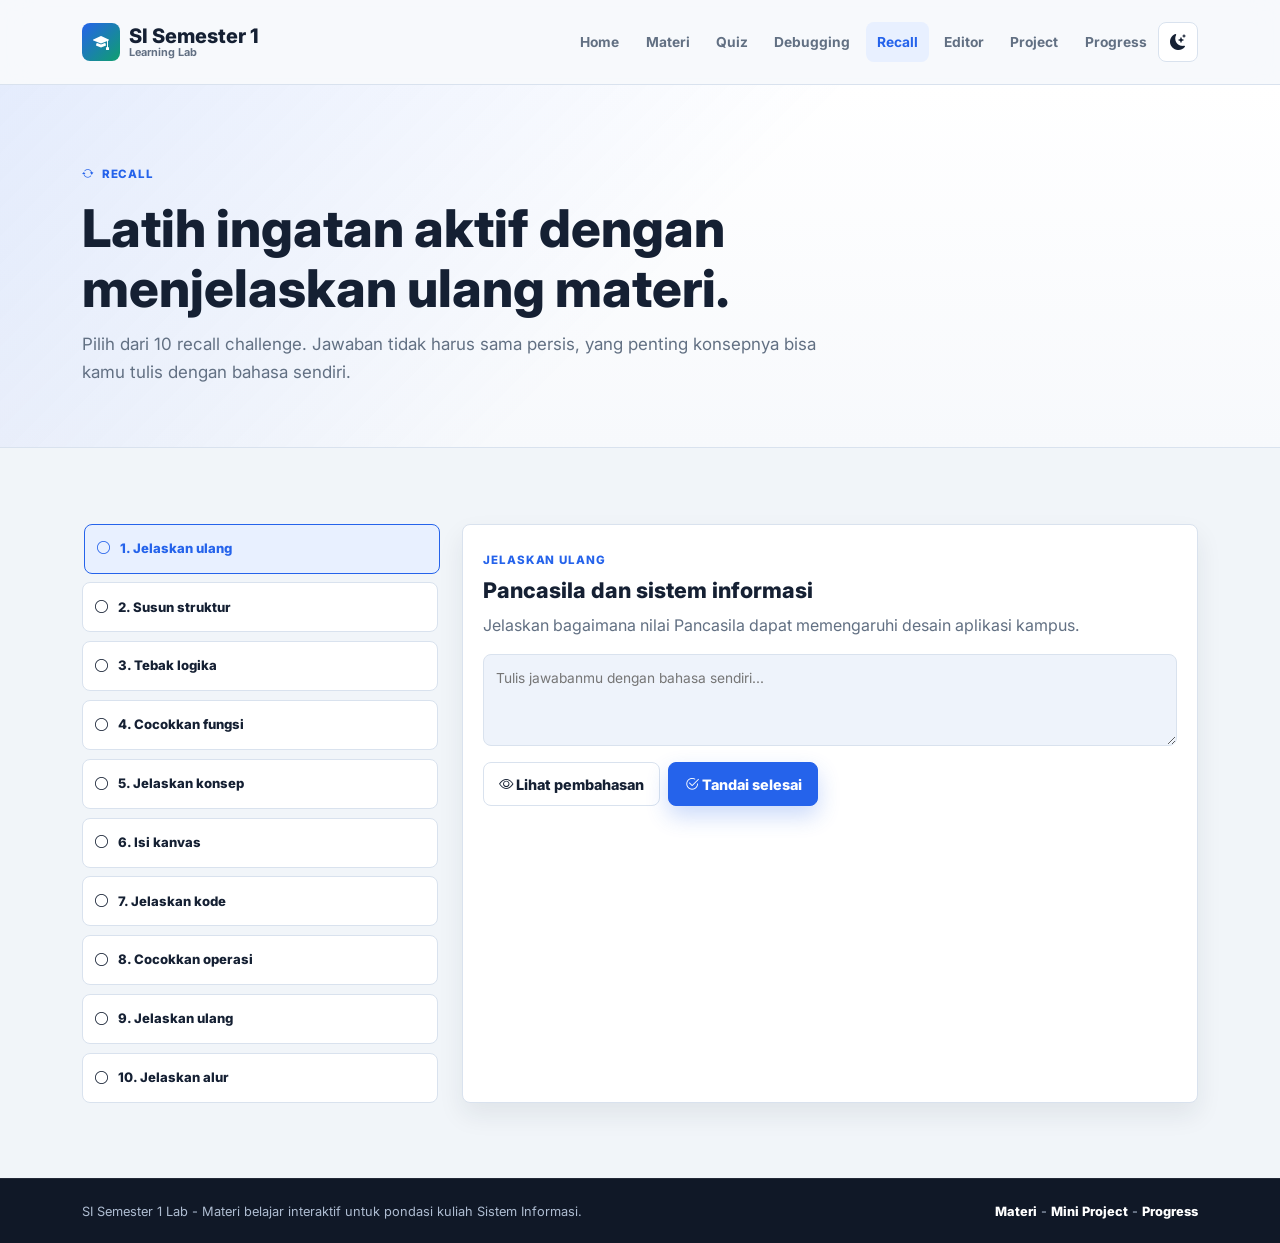
<file: recall.html>
<!DOCTYPE html>
<html lang="id">
  <head>
    <meta charset="UTF-8" />
    <meta name="viewport" content="width=device-width, initial-scale=1.0" />
    <meta name="description" content="Recall challenge materi Sistem Informasi semester 1." />
    <title>Recall | SI Semester 1 Lab</title>
    <link rel="preconnect" href="https://fonts.googleapis.com" />
    <link rel="preconnect" href="https://fonts.gstatic.com" crossorigin />
    <link
      href="https://fonts.googleapis.com/css2?family=Inter:wght@400;500;600;700;800&family=JetBrains+Mono:wght@400;500;600&display=swap"
      rel="stylesheet"
    />
    <link href="https://cdn.jsdelivr.net/npm/bootstrap@5.3.3/dist/css/bootstrap.min.css" rel="stylesheet" />
    <link href="https://cdn.jsdelivr.net/npm/bootstrap-icons@1.11.3/font/bootstrap-icons.min.css" rel="stylesheet" />
    <link rel="stylesheet" href="assets/css/style.css" />
  </head>
  <body data-page="recall">
    <div id="appNav"></div>

    <main>
      <section class="page-hero">
        <div class="container">
          <span class="eyebrow"><i class="bi bi-arrow-repeat"></i> Recall</span>
          <h1>Latih ingatan aktif dengan menjelaskan ulang materi.</h1>
          <p>Pilih dari 10 recall challenge. Jawaban tidak harus sama persis, yang penting konsepnya bisa kamu tulis dengan bahasa sendiri.</p>
        </div>
      </section>

      <section class="section-block alt-section">
        <div class="container">
          <div class="row g-3 g-lg-4">
            <div class="col-lg-4">
              <div class="challenge-list" id="recallList"></div>
            </div>
            <div class="col-lg-8">
              <div class="challenge-detail" id="recallDetail"></div>
            </div>
          </div>
        </div>
      </section>
    </main>

    <div id="appFooter"></div>
    <div id="appToast"></div>

    <script src="https://cdn.jsdelivr.net/npm/bootstrap@5.3.3/dist/js/bootstrap.bundle.min.js"></script>
    <script src="assets/js/data.js"></script>
    <script src="assets/js/progress.js"></script>
    <script src="assets/js/layout.js"></script>
    <script src="assets/js/app.js"></script>
  </body>
</html>
</file>
<file: assets/css/style.css>
:root {
  --bg: #f7f9fc;
  --surface: #ffffff;
  --surface-soft: #eef3fb;
  --surface-alt: #f1f5f9;
  --text: #152033;
  --muted: #627083;
  --line: #d9e2ee;
  --line-strong: #c7d3e3;
  --primary: #2563eb;
  --primary-strong: #1d4ed8;
  --primary-soft: #e8f0ff;
  --green: #0f9f6e;
  --green-soft: #e7f8f1;
  --amber: #d97706;
  --amber-soft: #fff4df;
  --cyan: #0891b2;
  --red: #dc2626;
  --red-soft: #fff0f0;
  --shadow-xs: 0 4px 12px rgba(21, 32, 51, 0.05);
  --shadow-sm: 0 12px 26px rgba(21, 32, 51, 0.08);
  --shadow-md: 0 24px 52px rgba(21, 32, 51, 0.14);
  --radius: 8px;
  --nav-height: 68px;
}

body.dark-mode {
  --bg: #0d1320;
  --surface: #111a2a;
  --surface-soft: #172235;
  --surface-alt: #0f1828;
  --text: #edf3ff;
  --muted: #a6b3c7;
  --line: rgba(207, 218, 235, 0.14);
  --line-strong: rgba(207, 218, 235, 0.24);
  --primary: #7aa2ff;
  --primary-strong: #9bb8ff;
  --primary-soft: rgba(122, 162, 255, 0.16);
  --green: #4ade80;
  --green-soft: rgba(74, 222, 128, 0.14);
  --amber: #fbbf24;
  --amber-soft: rgba(251, 191, 36, 0.14);
  --cyan: #5eead4;
  --red: #fb7185;
  --red-soft: rgba(251, 113, 133, 0.13);
  --shadow-xs: 0 4px 12px rgba(0, 0, 0, 0.2);
  --shadow-sm: 0 12px 28px rgba(0, 0, 0, 0.25);
  --shadow-md: 0 24px 52px rgba(0, 0, 0, 0.34);
}

* {
  box-sizing: border-box;
}

html {
  scroll-behavior: smooth;
  scroll-padding-top: calc(var(--nav-height) + 16px);
}

body {
  background: var(--bg);
  color: var(--text);
  font-family: "Inter", Arial, sans-serif;
  line-height: 1.65;
  min-height: 100vh;
  overflow-x: hidden;
  transition: background-color 0.2s ease, color 0.2s ease;
}

::selection {
  background: var(--primary);
  color: #fff;
}

a {
  color: inherit;
  text-decoration: none;
}

button,
a {
  -webkit-tap-highlight-color: transparent;
}

button:focus-visible,
a:focus-visible,
textarea:focus-visible,
[tabindex]:focus-visible {
  outline: 3px solid rgba(37, 99, 235, 0.24);
  outline-offset: 3px;
}

h1,
h2,
h3,
h4 {
  color: var(--text);
  font-weight: 800;
  letter-spacing: 0;
  line-height: 1.16;
}

p,
li {
  color: var(--muted);
}

.app-navbar {
  background: rgba(247, 249, 252, 0.9);
  border-bottom: 1px solid var(--line);
  backdrop-filter: blur(16px);
  min-height: var(--nav-height);
}

body.dark-mode .app-navbar {
  background: rgba(13, 19, 32, 0.9);
}

.app-navbar .container {
  min-height: var(--nav-height);
}

.navbar-brand {
  align-items: center;
  color: var(--text);
  display: inline-flex;
  font-weight: 800;
  gap: 0.55rem;
  padding: 0;
}

.brand-mark {
  align-items: center;
  background: linear-gradient(135deg, var(--primary), var(--green));
  border-radius: var(--radius);
  color: #fff;
  display: inline-flex;
  font-size: 1rem;
  height: 38px;
  justify-content: center;
  width: 38px;
}

.brand-text {
  display: flex;
  flex-direction: column;
  line-height: 1.1;
}

.brand-text small {
  color: var(--muted);
  font-size: 0.68rem;
  font-weight: 700;
}

.app-navbar .nav-link {
  border-radius: var(--radius);
  color: var(--muted);
  font-size: 0.86rem;
  font-weight: 700;
  padding: 0.56rem 0.7rem !important;
  transition: background-color 0.16s ease, color 0.16s ease;
}

.app-navbar .nav-link:hover,
.app-navbar .nav-link:focus,
.app-navbar .nav-link.active {
  background: var(--primary-soft);
  color: var(--primary);
}

.icon-btn {
  align-items: center;
  background: var(--surface);
  border: 1px solid var(--line);
  border-radius: var(--radius);
  color: var(--text);
  display: inline-flex;
  font-size: 1rem;
  height: 40px;
  justify-content: center;
  transition: background-color 0.16s ease, border-color 0.16s ease, color 0.16s ease, transform 0.16s ease;
  width: 40px;
}

.icon-btn:hover,
.icon-btn:focus {
  background: var(--primary-soft);
  border-color: var(--primary);
  color: var(--primary);
  transform: translateY(-1px);
}

.navbar-toggler {
  border-color: var(--line);
}

.navbar-toggler:focus {
  box-shadow: none;
}

.home-hero {
  background:
    radial-gradient(circle at 86% 18%, rgba(122, 162, 255, 0.24), transparent 34%),
    radial-gradient(circle at 6% 12%, rgba(94, 234, 212, 0.16), transparent 24%),
    linear-gradient(180deg, #fbfdff 0%, var(--bg) 100%);
  overflow: hidden;
  padding: 5.2rem 0 4.4rem;
  position: relative;
}

.hero-overlay {
  background-image:
    radial-gradient(color-mix(in srgb, var(--primary) 18%, transparent) 1px, transparent 1.4px);
  background-size: 18px 18px;
  inset: 0;
  opacity: 0.5;
  pointer-events: none;
  position: absolute;
}

.hero-content {
  align-items: start;
  display: grid;
  gap: 4rem;
  grid-template-columns: minmax(0, 0.9fr) minmax(420px, 1fr);
  max-width: 1320px;
  position: relative;
  z-index: 1;
}

.home-hero h1 {
  color: var(--text);
  font-size: 3.7rem;
  max-width: 720px;
  margin: 1rem 0 1.1rem;
  overflow-wrap: anywhere;
}

.home-hero p {
  color: var(--muted);
  font-size: 1.08rem;
  max-width: 640px;
  margin-bottom: 1.5rem;
  overflow-wrap: anywhere;
}

.home-hero .eyebrow.inverse {
  color: var(--primary);
}

.hero-actions {
  display: flex;
  flex-wrap: wrap;
  gap: 0.8rem;
}

.home-hero .btn-light {
  background: var(--surface);
  border-color: var(--line);
  color: var(--text);
}

.home-hero .btn-light:hover,
.home-hero .btn-light:focus {
  background: var(--primary-soft);
  border-color: var(--primary);
  color: var(--primary);
}

.hero-metrics {
  display: grid;
  gap: 0.7rem;
  grid-template-columns: repeat(3, minmax(0, 1fr));
  margin-top: 1.8rem;
  max-width: 560px;
}

.hero-metrics span {
  background: color-mix(in srgb, var(--surface) 88%, transparent);
  border: 1px solid var(--line);
  border-radius: var(--radius);
  box-shadow: var(--shadow-xs);
  color: var(--muted);
  display: flex;
  flex-direction: column;
  font-size: 0.76rem;
  gap: 0.1rem;
  padding: 0.7rem 0.78rem;
  position: relative;
  text-align: center;
}

.hero-metrics span::before {
  background: linear-gradient(180deg, var(--primary), var(--green));
  border-radius: 999px;
  content: "";
  height: 28px;
  left: -1px;
  position: absolute;
  top: 50%;
  transform: translateY(-50%);
  width: 3px;
}

.hero-metrics strong {
  color: var(--primary);
  font-size: 1.35rem;
  line-height: 1;
}

.hero-visual-card {
  align-self: start;
  background: color-mix(in srgb, var(--surface) 84%, transparent);
  border: 1px solid var(--line-strong);
  border-radius: 26px;
  box-shadow: var(--shadow-md);
  margin-top: 3.8rem;
  overflow: hidden;
  padding: 0.55rem;
  transform: rotate(1deg);
}

.hero-visual-card img {
  aspect-ratio: 16 / 9;
  border-radius: 20px;
  display: block;
  height: auto;
  object-fit: cover;
  object-position: center;
  width: 100%;
}

body.dark-mode .home-hero {
  background:
    radial-gradient(circle at 86% 18%, rgba(122, 162, 255, 0.16), transparent 34%),
    radial-gradient(circle at 6% 12%, rgba(94, 234, 212, 0.1), transparent 24%),
    linear-gradient(180deg, var(--bg) 0%, var(--surface-alt) 100%);
}

.page-hero {
  background:
    linear-gradient(135deg, rgba(37, 99, 235, 0.12), transparent 52%),
    linear-gradient(180deg, var(--surface), var(--bg));
  border-bottom: 1px solid var(--line);
  padding: 4.6rem 0 3.8rem;
}

.page-hero h1 {
  font-size: 3.25rem;
  margin: 0.85rem 0 0.72rem;
  max-width: 840px;
  overflow-wrap: anywhere;
}

.page-hero p {
  font-size: 1.06rem;
  margin: 0;
  max-width: 740px;
}

.eyebrow,
.status-pill,
.mini-label {
  align-items: center;
  color: var(--primary);
  display: inline-flex;
  font-size: 0.72rem;
  font-weight: 800;
  gap: 0.42rem;
  letter-spacing: 0.08em;
  text-transform: uppercase;
}

.eyebrow.inverse {
  color: #b7d3ff;
}

.btn {
  border-radius: var(--radius);
  font-size: 0.9rem;
  font-weight: 800;
  min-height: 44px;
  padding: 0.62rem 0.95rem;
  transition: background-color 0.16s ease, border-color 0.16s ease, color 0.16s ease, transform 0.16s ease, box-shadow 0.16s ease;
}

.btn-primary {
  background: var(--primary);
  border-color: var(--primary);
  box-shadow: 0 10px 22px rgba(37, 99, 235, 0.24);
}

.btn-primary:hover,
.btn-primary:focus {
  background: var(--primary-strong);
  border-color: var(--primary-strong);
  transform: translateY(-1px);
}

.btn-soft {
  background: var(--surface);
  border: 1px solid var(--line);
  color: var(--text);
}

.btn-soft:hover,
.btn-soft:focus {
  background: var(--primary-soft);
  border-color: var(--primary);
  color: var(--primary);
}

.btn-light {
  border-color: rgba(255, 255, 255, 0.74);
  color: #142033;
}

.section-block {
  padding: 4.7rem 0;
}

.study-system-section {
  background: var(--bg);
  border-bottom: 1px solid var(--line);
}

.study-cycle-grid {
  display: grid;
  gap: 0.85rem;
  grid-template-columns: repeat(5, minmax(0, 1fr));
}

.study-cycle-card {
  background: var(--surface);
  border: 1px solid var(--line);
  border-radius: var(--radius);
  box-shadow: var(--shadow-xs);
  display: grid;
  gap: 0.45rem;
  min-height: 180px;
  padding: 1rem;
}

.study-cycle-card i {
  align-items: center;
  background: var(--primary-soft);
  border-radius: var(--radius);
  color: var(--primary);
  display: inline-flex;
  height: 38px;
  justify-content: center;
  width: 38px;
}

.study-cycle-card strong {
  color: var(--text);
  font-size: 0.96rem;
}

.study-cycle-card span {
  color: var(--muted);
  font-size: 0.82rem;
}

.learning-flow-section {
  background: var(--surface);
  border-top: 1px solid var(--line);
  border-bottom: 1px solid var(--line);
}

.learning-flow-grid,
.weekly-roadmap-grid {
  display: grid;
  gap: 0.85rem;
}

.learning-flow-grid {
  grid-template-columns: repeat(4, minmax(0, 1fr));
}

.learning-flow-item,
.weekly-roadmap-item {
  background: var(--surface-soft);
  border: 1px solid var(--line);
  border-radius: var(--radius);
  padding: 1rem;
}

.learning-flow-item span,
.weekly-roadmap-item span {
  align-items: center;
  background: var(--primary-soft);
  border-radius: 999px;
  color: var(--primary);
  display: inline-flex;
  font-size: 0.68rem;
  font-weight: 900;
  min-height: 28px;
  padding: 0.28rem 0.62rem;
}

.learning-flow-item strong,
.weekly-roadmap-item strong {
  color: var(--text);
  display: block;
  font-size: 0.96rem;
  margin-top: 0.7rem;
}

.learning-flow-item p,
.weekly-roadmap-item p {
  font-size: 0.82rem;
  margin: 0.38rem 0 0;
}

.weekly-roadmap-section {
  background: var(--surface);
  border-bottom: 1px solid var(--line);
}

.weekly-roadmap-grid {
  grid-template-columns: repeat(3, minmax(0, 1fr));
}

.study-recommendation {
  background: linear-gradient(135deg, var(--surface), color-mix(in srgb, var(--primary-soft) 42%, var(--surface)));
  border: 1px solid var(--line);
  border-radius: var(--radius);
  box-shadow: var(--shadow-sm);
  display: grid;
  gap: 1rem;
  grid-template-columns: minmax(0, 1fr) minmax(260px, 0.6fr);
  margin-top: 1rem;
  padding: 1rem;
}

.study-recommendation:empty {
  display: none;
}

.study-recommendation-main h3 {
  font-size: 1.25rem;
  margin: 0.35rem 0 0.35rem;
}

.study-recommendation-main p {
  font-size: 0.9rem;
  margin-bottom: 0.85rem;
}

.study-recommendation-side {
  display: grid;
  gap: 0.55rem;
  grid-template-columns: repeat(3, minmax(0, 1fr));
}

.study-recommendation-side div {
  background: color-mix(in srgb, var(--surface) 82%, transparent);
  border: 1px solid var(--line);
  border-radius: var(--radius);
  padding: 0.72rem;
  text-align: center;
}

.study-recommendation-side strong {
  color: var(--primary);
  display: block;
  font-size: 1.08rem;
  line-height: 1.1;
}

.study-recommendation-side span {
  color: var(--muted);
  display: block;
  font-size: 0.68rem;
  font-weight: 700;
  margin-top: 0.16rem;
}

.compact-section {
  padding-top: 4rem;
}

.alt-section {
  background: var(--surface-alt);
}

.section-heading {
  margin-bottom: 1.8rem;
}

.section-heading h2 {
  font-size: 2.35rem;
  margin: 0.65rem 0 0.5rem;
}

.section-heading p {
  margin: 0;
  max-width: 700px;
}

.centered-heading {
  margin-left: auto;
  margin-right: auto;
  max-width: 760px;
  text-align: center;
}

.heading-row {
  align-items: end;
  display: flex;
  gap: 1.5rem;
  justify-content: space-between;
}

.feature-card,
.lesson-card,
.project-card,
.challenge-detail,
.progress-overview,
.badge-panel,
.roadmap-summary,
.stat-card {
  background: var(--surface);
  border: 1px solid var(--line);
  border-radius: var(--radius);
  box-shadow: var(--shadow-sm);
}

.feature-card {
  overflow: hidden;
  padding: 1.35rem;
  position: relative;
  transition: border-color 0.16s ease, box-shadow 0.16s ease, transform 0.16s ease;
}

.feature-card:hover,
.lesson-card:hover,
.project-card:hover,
.path-card:hover {
  border-color: var(--primary);
  box-shadow: var(--shadow-md);
  transform: translateY(-3px);
}

.feature-card h3,
.project-card h3 {
  font-size: 1.05rem;
  margin: 0.85rem 0 0.4rem;
}

.feature-card p,
.project-card p {
  font-size: 0.9rem;
  margin: 0;
}

.feature-icon,
.lesson-icon {
  align-items: center;
  border-radius: var(--radius);
  display: inline-flex;
  height: 42px;
  justify-content: center;
  width: 42px;
}

.feature-icon.blue,
.lesson-icon.blue {
  background: var(--primary-soft);
  color: var(--primary);
}

.feature-icon.green,
.lesson-icon.green {
  background: var(--green-soft);
  color: var(--green);
}

.feature-icon.amber,
.lesson-icon.amber {
  background: var(--amber-soft);
  color: var(--amber);
}

.home-path-grid {
  display: grid;
  gap: 0.85rem;
  grid-template-columns: repeat(auto-fit, minmax(210px, 1fr));
}

.path-card {
  align-items: center;
  background: var(--surface);
  border: 1px solid var(--line);
  border-radius: var(--radius);
  box-shadow: var(--shadow-xs);
  display: flex;
  flex-direction: column;
  gap: 0.18rem;
  justify-content: center;
  min-height: 148px;
  padding: 1rem;
  text-align: center;
  transition: border-color 0.16s ease, box-shadow 0.16s ease, transform 0.16s ease;
}

.path-card i {
  align-items: center;
  background: var(--primary-soft);
  border-radius: var(--radius);
  color: var(--primary);
  display: inline-flex;
  font-size: 1.1rem;
  height: 38px;
  justify-content: center;
  width: 38px;
}

.path-card strong {
  color: var(--text);
  font-size: 0.96rem;
  margin-top: 0.45rem;
}

.path-card span {
  color: var(--muted);
  font-size: 0.76rem;
}

.roadmap-summary {
  align-items: center;
  display: flex;
  flex-direction: column;
  min-width: 120px;
  padding: 0.72rem 1rem;
  text-align: center;
}

.roadmap-summary span {
  color: var(--primary);
  font-size: 1.25rem;
  font-weight: 800;
}

.roadmap-summary small {
  color: var(--muted);
  font-size: 0.68rem;
}

.lesson-grid {
  display: grid;
  gap: 0.9rem;
  grid-template-columns: repeat(auto-fit, minmax(230px, 1fr));
}

.course-roadmap {
  display: grid;
  gap: 1.1rem;
}

.course-group {
  background: color-mix(in srgb, var(--surface) 92%, transparent);
  border: 1px solid var(--line);
  border-radius: var(--radius);
  box-shadow: var(--shadow-sm);
  padding: 1rem;
}

.course-group-head {
  align-items: center;
  border-bottom: 1px solid var(--line);
  display: flex;
  gap: 1rem;
  justify-content: space-between;
  margin-bottom: 0.9rem;
  padding-bottom: 0.85rem;
}

.course-title-block {
  align-items: center;
  display: flex;
  gap: 0.75rem;
  min-width: 0;
}

.course-icon {
  align-items: center;
  background: var(--primary-soft);
  border-radius: var(--radius);
  color: var(--primary);
  display: inline-flex;
  flex-shrink: 0;
  font-size: 1.1rem;
  height: 44px;
  justify-content: center;
  width: 44px;
}

.course-group-head h3 {
  font-size: 1.18rem;
  margin: 0.25rem 0 0;
}

.course-progress-box {
  display: grid;
  flex-shrink: 0;
  gap: 0.42rem;
  min-width: 144px;
}

.course-progress-pill {
  background: var(--primary-soft);
  border: 1px solid color-mix(in srgb, var(--primary) 28%, var(--line));
  border-radius: 999px;
  color: var(--primary);
  flex-shrink: 0;
  font-size: 0.72rem;
  font-weight: 800;
  padding: 0.35rem 0.65rem;
  text-align: center;
}

.course-progress-track {
  background: var(--surface-soft);
  border-radius: 999px;
  height: 7px;
  overflow: hidden;
}

.course-progress-track span {
  background: linear-gradient(90deg, var(--primary), var(--green));
  border-radius: inherit;
  display: block;
  height: 100%;
}

.course-brief {
  background: var(--surface-soft);
  border: 1px solid var(--line);
  border-radius: var(--radius);
  display: grid;
  gap: 0.85rem;
  grid-template-columns: minmax(0, 1fr) minmax(0, 1fr) auto;
  margin-bottom: 0.9rem;
  padding: 0.85rem;
}

.course-brief strong,
.course-sequence-label span {
  color: var(--text);
  display: block;
  font-size: 0.78rem;
  font-weight: 800;
}

.course-brief p {
  font-size: 0.78rem;
  margin: 0.18rem 0 0;
}

.course-brief .btn {
  align-self: center;
  white-space: nowrap;
}

.course-sequence-label {
  align-items: center;
  display: flex;
  gap: 0.65rem;
  justify-content: space-between;
  margin-bottom: 0.62rem;
}

.course-sequence-label small {
  color: var(--muted);
  font-size: 0.72rem;
}

.course-lesson-grid {
  display: grid;
  gap: 0.8rem;
  grid-template-columns: repeat(auto-fit, minmax(230px, 1fr));
}

.lesson-card {
  color: var(--text);
  display: block;
  min-width: 0;
  padding: 1rem;
  position: relative;
  text-align: left;
  transition: border-color 0.16s ease, box-shadow 0.16s ease, transform 0.16s ease;
  width: 100%;
}

button.lesson-card {
  cursor: pointer;
}

.lesson-card.completed {
  background: linear-gradient(145deg, var(--surface), var(--green-soft));
  border-color: rgba(15, 159, 110, 0.45);
}

.lesson-card h3 {
  font-size: 0.98rem;
  margin: 0.75rem 0 0.35rem;
}

.lesson-card p {
  font-size: 0.76rem;
  margin: 0;
}

.lesson-card-definition {
  color: var(--muted);
  display: -webkit-box;
  line-height: 1.55;
  margin: 0.42rem 0 0.65rem;
  min-height: 3.52em;
  overflow: hidden;
  -webkit-box-orient: vertical;
  -webkit-line-clamp: 3;
}

.lesson-card-meta {
  color: var(--muted);
  font-weight: 800;
}

.lesson-number {
  color: var(--muted);
  display: block;
  font-size: 0.68rem;
  font-weight: 800;
  letter-spacing: 0.08em;
  margin-top: 0.75rem;
  text-transform: uppercase;
}

.course-chip {
  background: var(--surface-soft);
  border: 1px solid var(--line);
  border-radius: 999px;
  color: var(--muted);
  display: inline-flex;
  font-size: 0.66rem;
  font-weight: 800;
  margin-top: 0.65rem;
  padding: 0.18rem 0.5rem;
}

.complete-mark {
  color: var(--green);
  font-size: 1rem;
  position: absolute;
  right: 0.85rem;
  top: 0.85rem;
}

.lesson-detail-section {
  background: var(--bg);
}

.lesson-page-hero {
  padding-bottom: 2.7rem;
}

.back-link {
  align-items: center;
  color: var(--primary);
  display: inline-flex;
  font-size: 0.82rem;
  font-weight: 800;
  gap: 0.42rem;
  margin-bottom: 1rem;
}

.back-link:hover,
.back-link:focus {
  color: var(--primary-strong);
}

.lesson-detail-card {
  background: var(--surface);
  border: 1px solid var(--line);
  border-radius: var(--radius);
  box-shadow: var(--shadow-md);
  margin: auto;
  max-width: 980px;
  overflow: hidden;
}

.lesson-detail-head {
  background: var(--surface-soft);
  border-bottom: 1px solid var(--line);
  padding: 1.25rem;
}

.lesson-detail-body {
  padding: 1.25rem;
}

.study-session-panel {
  background:
    linear-gradient(135deg, color-mix(in srgb, var(--primary-soft) 60%, var(--surface)), var(--surface));
  border: 1px solid var(--line);
  border-radius: var(--radius);
  display: grid;
  gap: 1rem;
  grid-template-columns: minmax(0, 0.9fr) minmax(0, 1.1fr);
  margin-bottom: 0.4rem;
  padding: 1rem;
}

.study-session-panel h3 {
  font-size: 1.18rem;
  margin: 0.35rem 0 0;
}

.study-session-steps {
  display: grid;
  gap: 0.55rem;
  grid-template-columns: repeat(2, minmax(0, 1fr));
}

.study-session-steps span {
  background: var(--surface);
  border: 1px solid var(--line);
  border-radius: var(--radius);
  color: var(--muted);
  font-size: 0.78rem;
  padding: 0.65rem;
}

.study-session-steps strong {
  color: var(--primary);
  display: block;
  font-size: 0.92rem;
}

.detail-block {
  border-bottom: 1px solid var(--line);
  padding: 1.25rem 0;
}

.detail-block:first-child {
  padding-top: 0;
}

.detail-block:last-child {
  border-bottom: 0;
}

.detail-block h3 {
  align-items: center;
  display: flex;
  font-size: 1rem;
  gap: 0.5rem;
  margin-bottom: 0.65rem;
}

.detail-block h3 i {
  color: var(--primary);
}

.concept-grid {
  display: grid;
  gap: 0.6rem;
  grid-template-columns: repeat(auto-fit, minmax(210px, 1fr));
}

.concept-item,
.analogy-box,
.definition-box,
.practice-box,
.explanation-box,
.hint-box {
  background: var(--surface-soft);
  border-left: 3px solid var(--primary);
  border-radius: var(--radius);
  padding: 0.82rem 0.9rem;
}

.concept-item strong {
  color: var(--text);
  display: block;
  font-size: 0.86rem;
  margin-bottom: 0.22rem;
}

.concept-item span,
.analogy-box p,
.definition-box p,
.practice-box p,
.explanation-box p,
.hint-box p {
  color: var(--muted);
  font-size: 0.86rem;
}

.practice-box {
  border-left-color: var(--green);
}

.definition-box {
  border-left-color: var(--green);
}

.key-point-list {
  counter-reset: key-point;
  display: grid;
  gap: 0.58rem;
  list-style: none;
  margin: 0;
  padding: 0;
}

.key-point-list li {
  align-items: flex-start;
  background: var(--surface-soft);
  border: 1px solid var(--line);
  border-radius: var(--radius);
  color: var(--text);
  display: flex;
  gap: 0.7rem;
  padding: 0.72rem 0.8rem;
}

.key-point-list li::before {
  align-items: center;
  background: var(--primary-soft);
  border-radius: 999px;
  color: var(--primary);
  content: counter(key-point);
  counter-increment: key-point;
  display: inline-flex;
  flex: 0 0 auto;
  font-size: 0.74rem;
  font-weight: 900;
  height: 26px;
  justify-content: center;
  width: 26px;
}

.key-point-list span {
  font-size: 0.86rem;
  font-weight: 700;
  line-height: 1.55;
}

.discussion-panel {
  background: var(--surface-soft);
  border: 1px solid var(--line);
  border-radius: var(--radius);
  display: grid;
  gap: 0.7rem;
  padding: 0.9rem;
}

.discussion-panel p {
  color: var(--muted);
  font-size: 0.88rem;
  line-height: 1.7;
  margin: 0;
}

.concept-detail-grid,
.application-grid,
.mastery-grid {
  display: grid;
  gap: 0.72rem;
  grid-template-columns: repeat(auto-fit, minmax(230px, 1fr));
}

.concept-detail-item,
.application-item {
  background: var(--surface-soft);
  border: 1px solid var(--line);
  border-radius: var(--radius);
  padding: 0.88rem;
}

.concept-detail-item strong,
.application-item strong {
  color: var(--text);
  display: block;
  font-size: 0.88rem;
  margin-bottom: 0.35rem;
}

.concept-detail-item p,
.application-item p {
  color: var(--muted);
  font-size: 0.84rem;
  line-height: 1.6;
  margin-bottom: 0.62rem;
}

.concept-detail-item ul {
  color: var(--muted);
  display: grid;
  font-size: 0.8rem;
  gap: 0.35rem;
  margin: 0;
  padding-left: 1.1rem;
}

.application-item {
  border-left: 3px solid var(--green);
}

.mistake-list {
  display: grid;
  gap: 0.6rem;
}

.mistake-item,
.mistake-debug,
.summary-panel,
.deep-question-list {
  background: var(--surface-soft);
  border: 1px solid var(--line);
  border-radius: var(--radius);
}

.mistake-item {
  display: grid;
  gap: 0.25rem;
  padding: 0.76rem 0.85rem;
}

.mistake-item strong,
.mistake-debug strong,
.summary-panel strong {
  color: var(--text);
  font-size: 0.84rem;
}

.mistake-item span,
.mistake-debug span,
.summary-panel p {
  color: var(--muted);
  font-size: 0.82rem;
  line-height: 1.6;
}

.mistake-debug {
  border-left: 3px solid var(--amber);
  display: grid;
  gap: 0.28rem;
  margin-top: 0.75rem;
  padding: 0.78rem 0.85rem;
}

.summary-panel {
  display: grid;
  gap: 0.7rem;
  padding: 0.9rem;
}

.summary-panel p {
  margin: 0.2rem 0 0;
}

.deep-question-list {
  counter-reset: deep-question;
  display: grid;
  gap: 0.58rem;
  list-style: none;
  margin: 0;
  padding: 0.85rem;
}

.deep-question-list li {
  align-items: flex-start;
  color: var(--muted);
  display: flex;
  font-size: 0.84rem;
  gap: 0.62rem;
  line-height: 1.6;
}

.deep-question-list li::before {
  align-items: center;
  background: var(--primary-soft);
  border-radius: 999px;
  color: var(--primary);
  content: counter(deep-question);
  counter-increment: deep-question;
  display: inline-flex;
  flex: 0 0 auto;
  font-size: 0.72rem;
  font-weight: 900;
  height: 24px;
  justify-content: center;
  width: 24px;
}

.mastery-grid span {
  align-items: flex-start;
  background: var(--surface-soft);
  border: 1px solid var(--line);
  border-radius: var(--radius);
  color: var(--muted);
  display: flex;
  font-size: 0.82rem;
  gap: 0.55rem;
  line-height: 1.55;
  padding: 0.75rem;
}

.mastery-grid i {
  color: var(--green);
  flex-shrink: 0;
  font-size: 1rem;
  margin-top: 0.05rem;
}

.hint-box {
  border-left-color: var(--amber);
}

.campus-list {
  display: grid;
  gap: 0.55rem;
  margin: 0;
  padding-left: 1.2rem;
}

.code-card {
  background: #111827;
  border: 1px solid #29364d;
  border-radius: var(--radius);
  color: #dbeafe;
  overflow: hidden;
}

.code-card-head {
  align-items: center;
  background: #1a263a;
  border-bottom: 1px solid #29364d;
  display: flex;
  justify-content: space-between;
  min-height: 42px;
  padding: 0.45rem 0.75rem;
}

.code-card-title {
  color: #b4c2d8;
  font-family: "JetBrains Mono", monospace;
  font-size: 0.7rem;
}

.copy-code {
  background: transparent;
  border: 0;
  color: #c6d3e7;
  font-size: 0.72rem;
  font-weight: 700;
}

.copy-code:hover,
.copy-code:focus {
  color: #fff;
}

.code-lines {
  font-family: "JetBrains Mono", "Cascadia Code", monospace;
  font-size: 0.74rem;
  line-height: 1.7;
  padding: 0.75rem 0;
}

.code-line {
  display: grid;
  grid-template-columns: 42px minmax(0, 1fr);
  min-height: 1.45em;
  padding-right: 0.75rem;
}

.line-no {
  color: #64748b;
  padding-right: 0.72rem;
  text-align: right;
  user-select: none;
}

.line-code {
  min-width: 0;
  overflow-wrap: anywhere;
  white-space: pre-wrap;
}

.line-notes {
  display: grid;
  gap: 0.55rem;
}

.line-note {
  background: var(--surface-soft);
  border-radius: var(--radius);
  color: var(--muted);
  font-size: 0.82rem;
  padding: 0.65rem 0.75rem;
}

.line-note strong {
  color: var(--primary);
}

.lesson-actions,
.next-learning-panel {
  display: flex;
  flex-wrap: wrap;
  gap: 0.75rem;
}

.understanding-check {
  background: var(--surface-soft);
  border: 1px solid var(--line);
  border-radius: var(--radius);
  display: grid;
  gap: 0.65rem;
  margin-bottom: 0.9rem;
  padding: 0.85rem;
}

.understanding-check label {
  align-items: flex-start;
  background: var(--surface);
  border: 1px solid var(--line);
  border-radius: var(--radius);
  cursor: pointer;
  display: flex;
  gap: 0.65rem;
  padding: 0.7rem;
}

.understanding-check input {
  accent-color: var(--primary);
  flex-shrink: 0;
  height: 18px;
  margin-top: 0.1rem;
  width: 18px;
}

.understanding-check span {
  color: var(--text);
  font-size: 0.84rem;
  font-weight: 700;
}

.understanding-status {
  color: var(--muted);
  font-size: 0.78rem;
  margin: 0;
}

.lesson-actions .btn:disabled {
  cursor: not-allowed;
  filter: grayscale(0.35);
  opacity: 0.58;
  transform: none;
}

.next-learning-panel {
  animation: slideUp 0.2s ease;
  background: var(--surface-soft);
  border: 1px solid var(--line);
  border-radius: var(--radius);
  margin-top: 1rem;
  padding: 0.85rem;
}

.next-learning-panel p {
  flex-basis: 100%;
  font-size: 0.84rem;
  margin: 0;
}

@keyframes slideUp {
  from {
    opacity: 0;
    transform: translateY(7px);
  }
  to {
    opacity: 1;
    transform: translateY(0);
  }
}

.challenge-shell {
  margin: auto;
  max-width: 760px;
}

.quiz-card {
  background: var(--surface);
  border: 1px solid var(--line);
  border-radius: var(--radius);
  box-shadow: var(--shadow-md);
  overflow: hidden;
}

.quiz-progress {
  background: var(--surface-soft);
  padding: 1rem;
}

.quiz-progress .progress {
  height: 8px;
}

.quiz-progress .progress-bar,
.app-progress .progress-bar {
  background: linear-gradient(90deg, var(--primary), var(--green));
}

.quiz-body {
  padding: 1.25rem;
}

.quiz-question {
  font-size: 1.14rem;
  margin-bottom: 1rem;
}

.quiz-options {
  display: grid;
  gap: 0.62rem;
}

.quiz-option {
  background: var(--surface-soft);
  border: 1px solid var(--line);
  border-radius: var(--radius);
  color: var(--text);
  font-size: 0.88rem;
  font-weight: 700;
  min-height: 50px;
  padding: 0.74rem;
  text-align: left;
  transition: border-color 0.16s ease, transform 0.16s ease;
}

.quiz-option:hover:not(:disabled) {
  border-color: var(--primary);
  transform: translateX(2px);
}

.quiz-option.correct {
  background: var(--green-soft);
  border-color: var(--green);
}

.quiz-option.wrong {
  background: var(--red-soft);
  border-color: var(--red);
}

.quiz-feedback {
  background: var(--surface-soft);
  border-radius: var(--radius);
  color: var(--muted);
  font-size: 0.84rem;
  margin-top: 0.85rem;
  padding: 0.75rem;
}

.challenge-list {
  display: grid;
  gap: 0.55rem;
}

.challenge-list-btn {
  align-items: center;
  background: var(--surface);
  border: 1px solid var(--line);
  border-radius: var(--radius);
  color: var(--text);
  display: flex;
  font-size: 0.82rem;
  font-weight: 800;
  gap: 0.65rem;
  min-height: 50px;
  padding: 0.65rem 0.75rem;
  text-align: left;
  transition: border-color 0.16s ease, background-color 0.16s ease, color 0.16s ease, transform 0.16s ease;
}

.challenge-list-btn:hover,
.challenge-list-btn:focus,
.challenge-list-btn.active {
  background: var(--primary-soft);
  border-color: var(--primary);
  color: var(--primary);
  transform: translateX(2px);
}

.challenge-list-btn.completed i {
  color: var(--green);
}

.challenge-detail {
  min-height: 100%;
  padding: 1.25rem;
}

.challenge-detail h3 {
  font-size: 1.35rem;
  margin: 0.45rem 0 0.55rem;
}

.debug-workflow {
  display: grid;
  gap: 0.85rem;
  margin-top: 1rem;
}

.debug-step {
  background: var(--surface-soft);
  border: 1px solid var(--line);
  border-radius: var(--radius);
  padding: 0.85rem;
}

.debug-step-label,
.debug-field-label {
  display: block;
}

.debug-step-label {
  color: var(--primary);
  font-size: 0.68rem;
  font-weight: 800;
  letter-spacing: 0.08em;
  margin-bottom: 0.4rem;
  text-transform: uppercase;
}

.debug-field-label {
  color: var(--text);
  font-size: 0.82rem;
  font-weight: 700;
  margin-bottom: 0.5rem;
}

.lesson-answer-form {
  margin-top: 0.85rem;
}

.debug-code-input,
.recall-input {
  background: var(--surface-soft);
  border: 1px solid var(--line);
  border-radius: var(--radius);
  color: var(--text);
  display: block;
  font-size: 0.86rem;
  min-height: 92px;
  outline: none;
  padding: 0.75rem;
  resize: vertical;
  width: 100%;
}

.debug-code-input {
  background: #111827;
  border-color: #29364d;
  color: #dbeafe;
  font-family: "JetBrains Mono", "Cascadia Code", monospace;
  font-size: 0.74rem;
  line-height: 1.7;
  min-height: 150px;
}

.debug-code-input:focus,
.recall-input:focus {
  border-color: var(--primary);
  box-shadow: 0 0 0 3px rgba(37, 99, 235, 0.14);
}

.recall-answer,
.debug-answer {
  animation: slideUp 0.2s ease;
  margin-top: 0.85rem;
}

.debug-answer h4 {
  align-items: center;
  display: flex;
  font-size: 1rem;
  gap: 0.45rem;
  margin-bottom: 0.65rem;
}

.debug-navigation {
  align-items: center;
  border-top: 1px solid var(--line);
  display: flex;
  gap: 0.75rem;
  justify-content: space-between;
  margin-top: 1rem;
  padding-top: 1rem;
}

.editor-shell {
  background: #101827;
  border: 1px solid #27364e;
  border-radius: var(--radius);
  box-shadow: var(--shadow-md);
  overflow: hidden;
}

.editor-toolbar,
.preview-label,
.console-label {
  align-items: center;
  background: #1a263a;
  color: #b8c7dd;
  display: flex;
  font-size: 0.72rem;
  font-weight: 800;
  gap: 0.55rem;
  min-height: 44px;
  padding: 0.55rem 0.8rem;
}

.editor-toolbar {
  border-bottom: 1px solid #27364e;
}

.editor-title {
  font-family: "JetBrains Mono", monospace;
}

.editor-dots {
  display: flex;
  gap: 5px;
}

.editor-dots span {
  background: #4b5b72;
  border-radius: 50%;
  height: 8px;
  width: 8px;
}

.editor-dots span:first-child {
  background: #fb7185;
}

.editor-dots span:nth-child(2) {
  background: #fbbf24;
}

.editor-dots span:last-child {
  background: #4ade80;
}

.editor-actions {
  align-items: center;
  display: flex;
  gap: 0.45rem;
  margin-left: auto;
}

.btn-run,
.btn-editor {
  color: #fff;
  font-size: 0.74rem;
  min-height: 34px;
  padding: 0.36rem 0.65rem;
}

.btn-run {
  background: var(--green);
  border-color: var(--green);
}

.btn-editor {
  background: #24324a;
  border-color: #33435f;
}

.editor-layout {
  display: grid;
  grid-template-columns: minmax(0, 1fr) minmax(360px, 0.9fr);
}

.editor-pane {
  border-right: 1px solid #27364e;
}

.editor-tabs {
  background: #141e30;
  border-bottom: 1px solid #27364e;
  display: flex;
}

.editor-tab {
  background: transparent;
  border: 0;
  border-bottom: 2px solid transparent;
  color: #92a3bd;
  font-family: "JetBrains Mono", monospace;
  font-size: 0.72rem;
  padding: 0.68rem 0.9rem;
}

.editor-tab.active {
  border-bottom-color: var(--green);
  color: #fff;
}

.code-input {
  background: #111827;
  border: 0;
  color: #dbeafe;
  display: block;
  font-family: "JetBrains Mono", "Cascadia Code", monospace;
  font-size: 0.76rem;
  line-height: 1.7;
  min-height: 390px;
  outline: 0;
  padding: 0.85rem;
  resize: vertical;
  width: 100%;
}

.html-editor-wrap,
.css-editor-wrap,
.js-editor-wrap {
  background: #111827;
  position: relative;
}

.editor-shell.color-picker-open,
.editor-shell.suggestion-open {
  overflow: visible;
  position: relative;
  z-index: 6;
}

.editor-suggestion-popover {
  background: #0f172a;
  border: 1px solid rgba(148, 163, 184, 0.38);
  border-radius: 8px;
  box-shadow: 0 22px 48px rgba(2, 8, 23, 0.44);
  color: #dbeafe;
  font-family: "Inter", Arial, sans-serif;
  max-height: 236px;
  overflow: auto;
  padding: 0.35rem;
  position: absolute;
  width: min(286px, calc(100vw - 2rem));
  z-index: 18;
}

.editor-suggestion-popover[hidden] {
  display: none !important;
}

.editor-suggestion-option {
  align-items: center;
  background: transparent;
  border: 0;
  border-radius: 6px;
  color: #dbeafe;
  display: grid;
  gap: 0.5rem;
  grid-template-columns: 38px minmax(0, 1fr);
  padding: 0.45rem 0.52rem;
  text-align: left;
  width: 100%;
}

.editor-suggestion-option:hover,
.editor-suggestion-option.active,
.editor-suggestion-option:focus {
  background: rgba(15, 159, 110, 0.24);
  color: #fff;
  outline: 0;
}

.editor-suggestion-kind {
  align-items: center;
  background: rgba(15, 159, 110, 0.18);
  border: 1px solid rgba(74, 222, 128, 0.24);
  border-radius: 6px;
  color: #86efac;
  display: inline-flex;
  font-family: "JetBrains Mono", "Cascadia Code", monospace;
  font-size: 0.66rem;
  font-weight: 800;
  height: 28px;
  justify-content: center;
}

.editor-suggestion-main {
  display: grid;
  gap: 0.04rem;
  min-width: 0;
}

.editor-suggestion-name {
  font-family: "JetBrains Mono", "Cascadia Code", monospace;
  font-size: 0.84rem;
  font-weight: 800;
  line-height: 1.2;
}

.editor-suggestion-detail {
  color: #94a3b8;
  font-size: 0.66rem;
  font-weight: 700;
  line-height: 1.25;
  overflow: hidden;
  text-overflow: ellipsis;
  white-space: nowrap;
}

.editor-color-chip,
.editor-color-popover {
  color: #e2e8f0;
  font-family: "Inter", Arial, sans-serif;
}

.editor-color-chip[hidden],
.editor-color-popover[hidden] {
  display: none !important;
}

.editor-color-chip {
  align-items: center;
  background: rgba(15, 23, 42, 0.72);
  border: 1px solid rgba(226, 232, 240, 0.82);
  border-radius: 6px;
  box-shadow: 0 8px 22px rgba(0, 0, 0, 0.32);
  display: inline-flex;
  height: 24px;
  justify-content: center;
  padding: 3px;
  position: absolute;
  width: 24px;
  z-index: 5;
}

.editor-color-chip span {
  border-radius: 4px;
  display: block;
  height: 100%;
  width: 100%;
}

.editor-color-popover {
  background: #0f172a;
  border: 1px solid rgba(148, 163, 184, 0.38);
  border-radius: 8px;
  box-shadow: 0 24px 60px rgba(2, 8, 23, 0.45);
  padding: 0.78rem;
  position: absolute;
  width: min(342px, calc(100vw - 2rem));
  z-index: 20;
}

.editor-color-top {
  align-items: stretch;
  display: grid;
  gap: 0.55rem;
  grid-template-columns: 42px minmax(0, 1fr) 42px;
  min-height: 42px;
}

.editor-color-preview {
  border: 1px solid rgba(226, 232, 240, 0.32);
  border-radius: 7px;
  box-shadow: inset 0 0 0 1px rgba(15, 23, 42, 0.28);
}

.editor-color-hex {
  background: #111827;
  border: 1px solid rgba(148, 163, 184, 0.3);
  border-radius: 7px;
  display: grid;
  gap: 0.1rem;
  padding: 0.32rem 0.5rem;
}

.editor-color-hex span {
  color: #94a3b8;
  font-size: 0.58rem;
  font-weight: 800;
  letter-spacing: 0.08em;
  line-height: 1;
}

.editor-color-hex input {
  background: transparent;
  border: 0;
  color: #f8fafc;
  font-family: "JetBrains Mono", "Cascadia Code", monospace;
  font-size: 0.86rem;
  line-height: 1.25;
  min-width: 0;
  outline: 0;
  padding: 0;
  text-transform: uppercase;
  width: 100%;
}

.editor-color-close {
  align-items: center;
  background: #111827;
  border: 1px solid rgba(148, 163, 184, 0.3);
  border-radius: 7px;
  color: #cbd5e1;
  display: inline-flex;
  justify-content: center;
  min-height: 42px;
  width: 42px;
}

.editor-color-close:hover,
.editor-color-close:focus {
  background: #1e293b;
  color: #fff;
}

.editor-color-body {
  align-items: stretch;
  display: grid;
  gap: 0.55rem;
  grid-template-columns: minmax(0, 1fr) 28px;
  margin-top: 0.68rem;
}

.editor-color-map {
  background:
    linear-gradient(to top, #000, transparent),
    linear-gradient(to right, #fff, transparent),
    hsl(var(--picker-hue, 0) 100% 50%);
  border: 1px solid rgba(148, 163, 184, 0.3);
  border-radius: 8px;
  cursor: crosshair;
  height: 162px;
  overflow: hidden;
  position: relative;
  touch-action: none;
}

.editor-color-cursor {
  border: 2px solid #fff;
  border-radius: 50%;
  box-shadow: 0 0 0 1px rgba(15, 23, 42, 0.8), 0 2px 7px rgba(0, 0, 0, 0.55);
  height: 14px;
  left: 100%;
  pointer-events: none;
  position: absolute;
  top: 0;
  transform: translate(-50%, -50%);
  width: 14px;
}

.editor-color-hue {
  appearance: none;
  background: linear-gradient(0deg, #ff0000, #ff00ff, #0000ff, #00ffff, #00ff00, #ffff00, #ff0000);
  border-radius: 999px;
  cursor: pointer;
  display: block;
  direction: rtl;
  height: 162px;
  margin: 0;
  outline: 0;
  writing-mode: vertical-lr;
  width: 28px;
}

.editor-color-hue::-webkit-slider-thumb {
  appearance: none;
  background: #fff;
  border: 2px solid #0f172a;
  border-radius: 50%;
  box-shadow: 0 2px 9px rgba(0, 0, 0, 0.42);
  height: 20px;
  width: 20px;
}

.editor-color-hue::-moz-range-thumb {
  background: #fff;
  border: 2px solid #0f172a;
  border-radius: 50%;
  box-shadow: 0 2px 9px rgba(0, 0, 0, 0.42);
  height: 16px;
  width: 16px;
}

.editor-color-presets {
  display: grid;
  gap: 0.35rem;
  grid-template-columns: repeat(6, minmax(0, 1fr));
  margin-top: 0.68rem;
}

.editor-color-preset {
  aspect-ratio: 1;
  background: var(--preset-color);
  border: 1px solid rgba(226, 232, 240, 0.54);
  border-radius: 6px;
  box-shadow: inset 0 0 0 1px rgba(15, 23, 42, 0.16);
}

.editor-color-preset:hover,
.editor-color-preset:focus {
  box-shadow: 0 0 0 3px rgba(15, 159, 110, 0.32);
}

.editor-color-hex input:focus-visible,
.editor-color-close:focus-visible,
.editor-color-map:focus-visible,
.editor-color-hue:focus-visible,
.editor-color-preset:focus-visible,
.editor-color-chip:focus-visible {
  outline: 3px solid rgba(15, 159, 110, 0.42);
  outline-offset: 3px;
}

.textarea-caret-mirror {
  left: 0;
  overflow: hidden;
  pointer-events: none;
  position: absolute;
  top: 0;
  visibility: hidden;
  white-space: pre-wrap;
  word-break: break-word;
  z-index: -1;
}

.preview-pane {
  background: #fff;
  min-height: 390px;
}

.preview-label {
  border-bottom: 1px solid #27364e;
}

#previewFrame {
  background: #fff;
  border: 0;
  display: block;
  min-height: 300px;
  width: 100%;
}

.console-pane {
  background: #101827;
  border-top: 1px solid #27364e;
}

.console-label {
  min-height: 36px;
}

#editorConsole {
  color: #a5b4fc;
  font-family: "JetBrains Mono", monospace;
  font-size: 0.72rem;
  margin: 0;
  min-height: 86px;
  padding: 0.7rem 0.8rem;
  white-space: pre-wrap;
}

.project-card {
  height: 100%;
  padding: 1.15rem;
  text-align: left;
  transition: border-color 0.16s ease, box-shadow 0.16s ease, transform 0.16s ease;
}

.project-meta {
  border-top: 1px solid var(--line);
  color: var(--muted);
  font-size: 0.78rem;
  margin-top: 0.8rem;
  padding-top: 0.75rem;
}

.project-meta summary {
  color: var(--primary);
  cursor: pointer;
  font-weight: 800;
}

.project-example {
  margin-top: 1rem;
}

.project-example-label {
  align-items: center;
  color: var(--primary);
  display: flex;
  font-size: 0.66rem;
  font-weight: 800;
  gap: 0.35rem;
  letter-spacing: 0.07em;
  margin-bottom: 0.45rem;
  text-transform: uppercase;
}

.project-example-window {
  background: #fff;
  border: 1px solid #d8e1ed;
  border-radius: var(--radius);
  box-shadow: 0 10px 20px rgba(21, 32, 51, 0.09);
  cursor: zoom-in;
  overflow: hidden;
  transition: border-color 0.16s ease, box-shadow 0.16s ease, transform 0.16s ease;
}

.project-example-window:hover,
.project-example-window:focus-visible {
  border-color: var(--primary);
  box-shadow: 0 14px 26px rgba(37, 99, 235, 0.18);
  outline: 0;
  transform: translateY(-2px);
}

.project-example-toolbar {
  align-items: center;
  background: #eef2f8;
  border-bottom: 1px solid #d8e1ed;
  display: flex;
  gap: 4px;
  min-height: 22px;
  padding: 0 0.55rem;
}

.project-example-toolbar span {
  background: #c4ccda;
  border-radius: 50%;
  height: 6px;
  width: 6px;
}

.project-example-toolbar span:first-child {
  background: #fb7185;
}

.project-example-toolbar span:nth-child(2) {
  background: #fbbf24;
}

.project-example-toolbar span:last-child {
  background: #4ade80;
}

.project-example-canvas {
  background: #fff;
  color: #243047;
  font-family: Arial, sans-serif;
  min-height: 220px;
  overflow: hidden;
  padding: 0.8rem;
}

.project-example-canvas strong {
  color: #172033;
  display: block;
  font-weight: 800;
}

.project-example-canvas small {
  color: #64748b;
  display: block;
  font-size: 0.58rem;
  font-weight: 700;
}

.project-example-canvas p {
  color: #667085;
  font-size: 0.65rem;
  line-height: 1.55;
  margin: 0.45rem 0;
}

.example-dashboard-head,
.example-business-head,
.example-article-head {
  align-items: center;
  border-bottom: 1px solid #edf0f5;
  display: flex;
  gap: 0.55rem;
  padding-bottom: 0.5rem;
}

.example-dashboard-head strong,
.example-business-head strong,
.example-article-head strong {
  color: #2563eb;
  font-size: 0.68rem;
  margin-right: auto;
}

.example-dashboard-grid {
  display: grid;
  gap: 0.45rem;
  grid-template-columns: repeat(2, minmax(0, 1fr));
  margin-top: 0.75rem;
}

.example-mini-card {
  background: #f2f6fc;
  border: 1px solid #dfe7f2;
  border-radius: 6px;
  padding: 0.55rem;
}

.example-mini-card span {
  color: #64748b;
  display: block;
  font-size: 0.5rem;
  font-weight: 700;
}

.example-mini-card b {
  color: #1e293b;
  display: block;
  font-size: 0.9rem;
}

.example-flow {
  display: flex;
  gap: 0.32rem;
  margin-top: 0.78rem;
}

.example-flow span {
  background: #e8f0ff;
  border: 1px solid #b9cffb;
  border-radius: 6px;
  color: #1d4ed8;
  flex: 1;
  font-size: 0.52rem;
  font-weight: 800;
  padding: 0.4rem 0.25rem;
  text-align: center;
}

.example-business-body {
  background: #f8fbf4;
  border: 1px solid #dcecc8;
  border-radius: 6px;
  margin-top: 0.7rem;
  padding: 0.7rem;
}

.example-business-body .example-button,
.example-button {
  background: #2563eb;
  border-radius: 5px;
  color: #fff;
  display: inline-block;
  font-size: 0.54rem;
  font-weight: 800;
  padding: 0.32rem 0.5rem;
}

.example-table table {
  border-collapse: collapse;
  margin-top: 0.5rem;
  width: 100%;
}

.example-table th,
.example-table td {
  border: 1px solid #dfe5ed;
  font-size: 0.54rem;
  padding: 0.42rem 0.34rem;
  text-align: left;
}

.example-table th {
  background: #2563eb;
  color: #fff;
}

.example-table td {
  color: #56657a;
}

.project-example-open {
  align-items: center;
  background: transparent;
  border: 0;
  color: var(--primary);
  display: flex;
  font-size: 0.72rem;
  font-weight: 800;
  gap: 0.35rem;
  justify-content: center;
  padding: 0.65rem 0 0;
  width: 100%;
}

.project-preview-modal .modal-content {
  background: var(--surface);
  border: 1px solid var(--line);
  border-radius: var(--radius);
  color: var(--text);
  overflow: hidden;
}

.project-preview-modal .modal-header {
  background: var(--surface-soft);
  border-color: var(--line);
  align-items: start;
  gap: 1rem;
}

.project-preview-modal .modal-title {
  font-size: 1.45rem;
  margin-top: 0.35rem;
}

.project-preview-modal .modal-body {
  background: var(--surface-alt);
}

.project-example-modal-stage {
  background: var(--surface);
  border: 1px solid var(--line);
  border-radius: var(--radius);
  overflow: auto;
  padding: 1rem;
}

.project-example-modal-stage .project-example {
  margin: 0;
}

.project-example-modal-stage .project-example-label,
.project-example-modal-stage .project-example-open {
  display: none;
}

.project-example-modal-stage .project-example-window {
  margin: auto;
  max-width: 520px;
}

body.dark-mode .project-preview-modal .btn-close {
  filter: invert(1) grayscale(1) brightness(1.8);
}

.progress-section {
  background: var(--surface-alt);
}

.progress-dashboard {
  display: grid;
  gap: 1rem;
}

.progress-overview,
.badge-panel {
  padding: 1.15rem;
}

.progress-value {
  align-items: baseline;
  display: flex;
  gap: 0.45rem;
  margin: 0.25rem 0 0.8rem;
}

.progress-value strong {
  color: var(--primary);
  font-size: 2.5rem;
}

.progress-value span {
  color: var(--muted);
  font-size: 0.82rem;
}

.app-progress {
  background: var(--surface-soft);
  height: 11px;
}

.recommendation {
  font-size: 0.84rem;
  margin: 0.85rem 0 0;
}

.recommendation a {
  color: var(--primary);
}

.stats-grid {
  display: grid;
  gap: 0.75rem;
  grid-template-columns: repeat(5, minmax(0, 1fr));
}

.stat-card {
  align-items: center;
  display: flex;
  flex-direction: column;
  min-width: 0;
  padding: 0.85rem;
  text-align: center;
}

.stat-card i {
  color: var(--primary);
  font-size: 1.15rem;
}

.stat-card strong {
  color: var(--text);
  font-size: 1.45rem;
}

.stat-card span {
  color: var(--muted);
  font-size: 0.72rem;
}

.badge-panel h2 {
  font-size: 1.3rem;
  margin: 0.2rem 0 0;
}

.badge-grid {
  display: grid;
  gap: 0.65rem;
  grid-template-columns: repeat(auto-fit, minmax(160px, 1fr));
}

.badge-item {
  align-items: center;
  background: var(--surface-soft);
  border: 1px solid var(--line);
  border-radius: var(--radius);
  display: flex;
  gap: 0.55rem;
  min-width: 0;
  padding: 0.65rem;
}

.badge-item.locked {
  filter: grayscale(1);
  opacity: 0.48;
}

.badge-item i {
  color: var(--amber);
  font-size: 1.1rem;
}

.badge-item span {
  color: var(--text);
  font-size: 0.75rem;
  font-weight: 800;
}

.site-footer {
  background: #101827;
  border-top: 1px solid rgba(255, 255, 255, 0.08);
  color: #aebcd1;
  font-size: 0.8rem;
  padding: 1.35rem 0;
}

.site-footer a {
  color: #fff;
  font-weight: 800;
}

.app-toast {
  background: var(--surface);
  border: 1px solid var(--line);
  color: var(--text);
}

.app-toast i {
  color: var(--green);
}

@media (max-width: 1199.98px) {
  .hero-content {
    gap: 2.7rem;
    grid-template-columns: minmax(0, 0.95fr) minmax(360px, 1fr);
  }

  .home-hero h1 {
    font-size: 3.35rem;
  }

  .stats-grid {
    grid-template-columns: repeat(3, minmax(0, 1fr));
  }

  .study-cycle-grid {
    grid-template-columns: repeat(2, minmax(0, 1fr));
  }

  .learning-flow-grid,
  .weekly-roadmap-grid {
    grid-template-columns: repeat(2, minmax(0, 1fr));
  }

  .course-brief {
    grid-template-columns: repeat(2, minmax(0, 1fr));
  }

  .course-brief .btn {
    grid-column: 1 / -1;
    justify-self: start;
  }
}

@media (max-width: 991.98px) {
  .hero-content {
    gap: 2.4rem;
    grid-template-columns: 1fr;
  }

  .hero-copy-block {
    max-width: 720px;
  }

  .hero-visual-card {
    margin: 0 auto;
    max-width: 760px;
    transform: none;
  }

  .app-navbar {
    padding: 0.35rem 0;
  }

  .app-navbar .navbar-collapse {
    background: var(--surface);
    border: 1px solid var(--line-strong);
    border-radius: var(--radius);
    box-shadow: var(--shadow-md);
    margin-top: 0.55rem;
    padding: 0.4rem;
  }

  .editor-layout {
    grid-template-columns: 1fr;
  }

  .editor-color-popover {
    width: min(302px, calc(100vw - 1.4rem));
  }

  .editor-color-map,
  .editor-color-hue {
    height: 148px;
  }

  .editor-pane {
    border-right: 0;
  }

  .preview-pane {
    border-top: 1px solid #27364e;
  }

  .study-recommendation,
  .study-session-panel {
    grid-template-columns: 1fr;
  }
}

@media (max-width: 767.98px) {
  :root {
    --nav-height: 64px;
  }

  .brand-text small {
    display: none;
  }

  .home-hero {
    padding: 3.8rem 0 3.3rem;
  }

  .home-hero h1 {
    font-size: 2.35rem;
  }

  .home-hero p {
    font-size: 1rem;
  }

  .hero-metrics {
    grid-template-columns: 1fr;
    max-width: 320px;
  }

  .hero-actions .btn {
    justify-content: center;
    width: 100%;
  }

  .hero-visual-card {
    border-radius: 18px;
    padding: 0.38rem;
  }

  .hero-visual-card img {
    border-radius: 14px;
  }

  .page-hero {
    padding: 3.3rem 0 2.8rem;
  }

  .page-hero h1 {
    font-size: 2.25rem;
  }

  .section-block {
    padding: 3.4rem 0;
  }

  .section-heading h2 {
    font-size: 1.75rem;
  }

  .heading-row {
    align-items: start;
    flex-direction: column;
    gap: 1rem;
  }

  .course-group-head {
    align-items: flex-start;
    flex-direction: column;
  }

  .course-progress-box {
    width: 100%;
  }

  .course-brief {
    grid-template-columns: 1fr;
  }

  .course-brief .btn {
    justify-self: stretch;
  }

  .course-sequence-label {
    align-items: flex-start;
    flex-direction: column;
    gap: 0.15rem;
  }

  .study-recommendation-side,
  .study-session-steps {
    grid-template-columns: 1fr;
  }

  .stats-grid {
    grid-template-columns: repeat(2, minmax(0, 1fr));
  }

  .debug-navigation {
    flex-wrap: wrap;
  }

  .debug-navigation .mini-label {
    flex-basis: 100%;
    order: -1;
    text-align: center;
  }

  .debug-navigation .btn {
    flex: 1 1 0;
  }

  .editor-toolbar {
    align-items: flex-start;
    flex-wrap: wrap;
  }

  .editor-actions {
    flex-basis: 100%;
    margin-left: 0;
  }
}

@media (max-width: 575.98px) {
  .app-navbar .container {
    gap: 0.35rem;
  }

  .navbar-brand {
    gap: 0.42rem;
    min-width: 0;
  }

  .brand-mark {
    height: 34px;
    width: 34px;
  }

  .brand-text {
    font-size: 1rem;
    max-width: 150px;
    overflow: hidden;
    text-overflow: ellipsis;
    white-space: nowrap;
  }

  .icon-btn {
    height: 38px;
    width: 38px;
  }

  .navbar-toggler {
    padding: 0.28rem 0.46rem;
  }

  .home-hero h1 {
    font-size: 2rem;
  }

  .lesson-grid,
  .home-path-grid,
  .study-cycle-grid,
  .learning-flow-grid,
  .weekly-roadmap-grid,
  .course-lesson-grid,
  .concept-grid,
  .stats-grid {
    grid-template-columns: 1fr;
  }

  .lesson-actions .btn,
  .next-learning-panel .btn {
    width: 100%;
  }

  .challenge-list {
    grid-template-columns: 1fr;
  }

  .editor-tabs {
    overflow-x: auto;
  }

  .editor-tab {
    flex: 1 0 112px;
  }
}

@media (prefers-reduced-motion: reduce) {
  *,
  *::before,
  *::after {
    animation-duration: 0.01ms !important;
    animation-iteration-count: 1 !important;
    scroll-behavior: auto !important;
    transition-duration: 0.01ms !important;
  }
}
</file>
